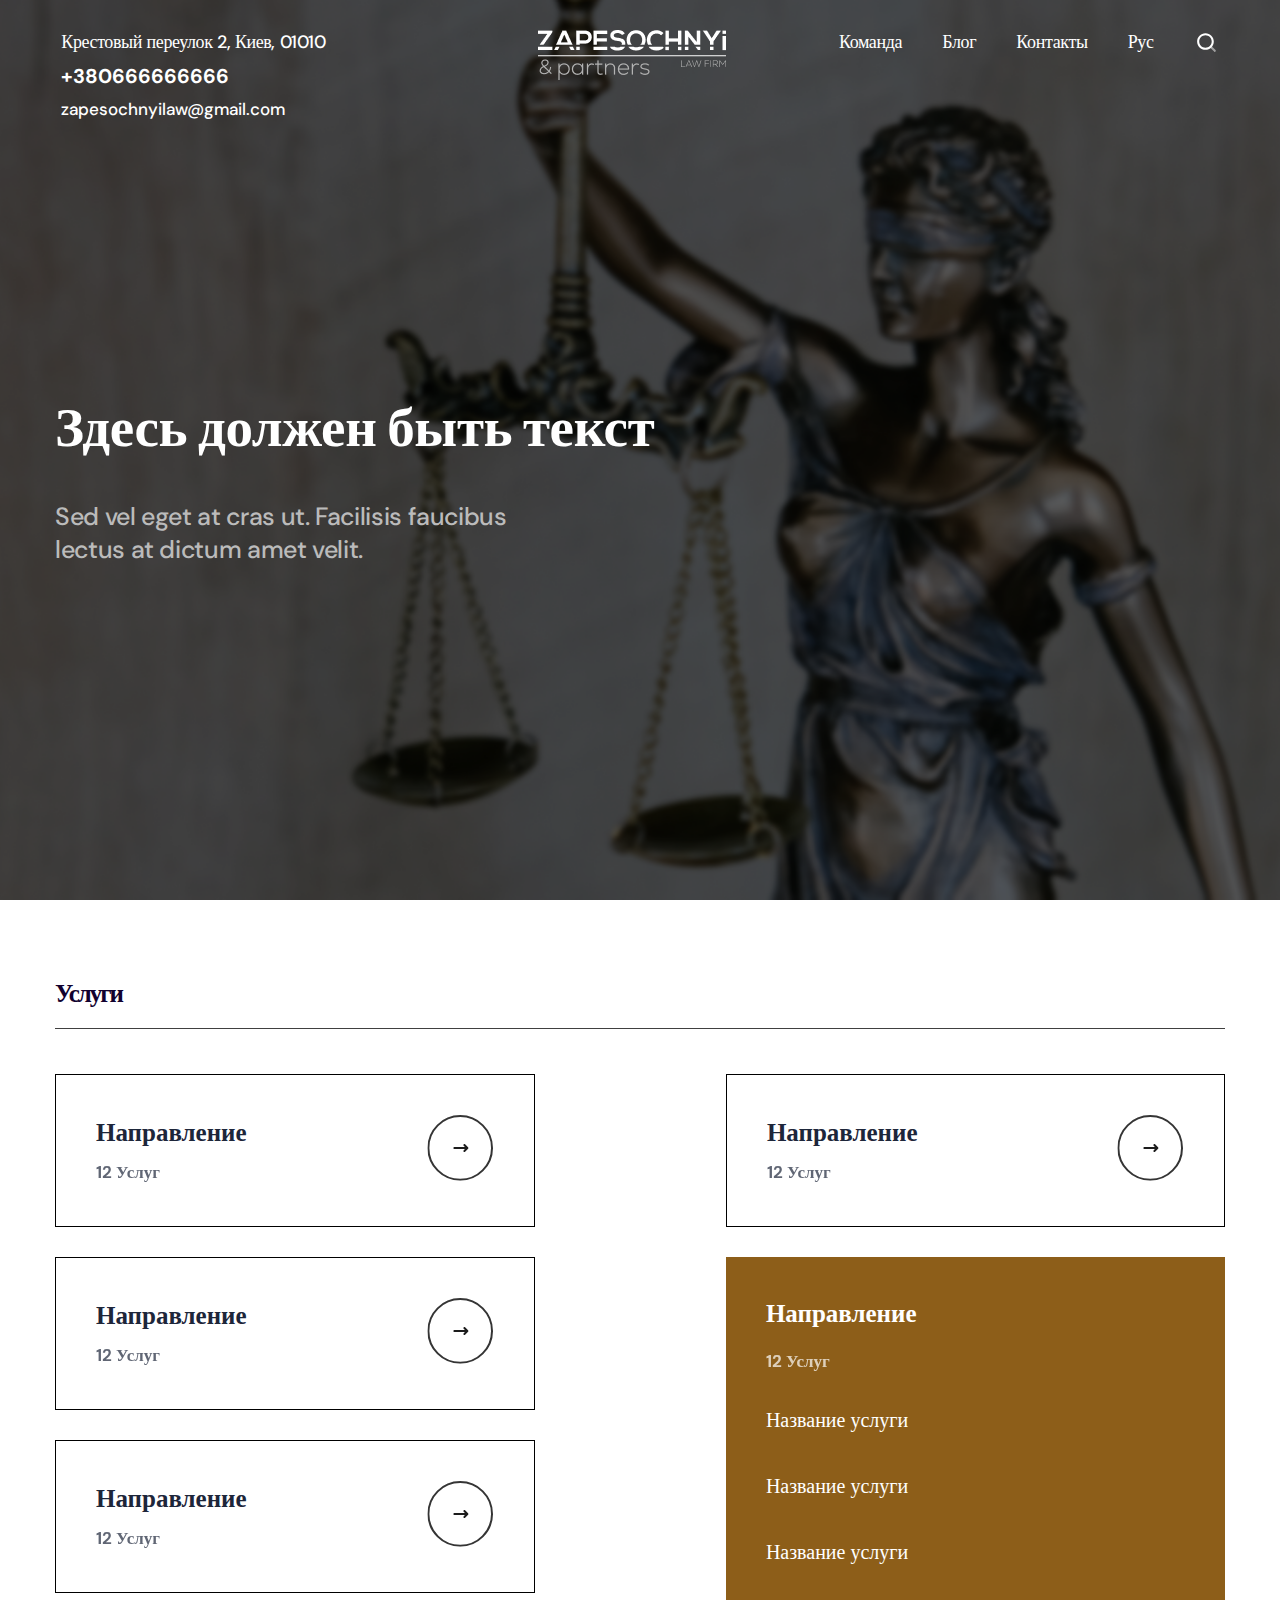
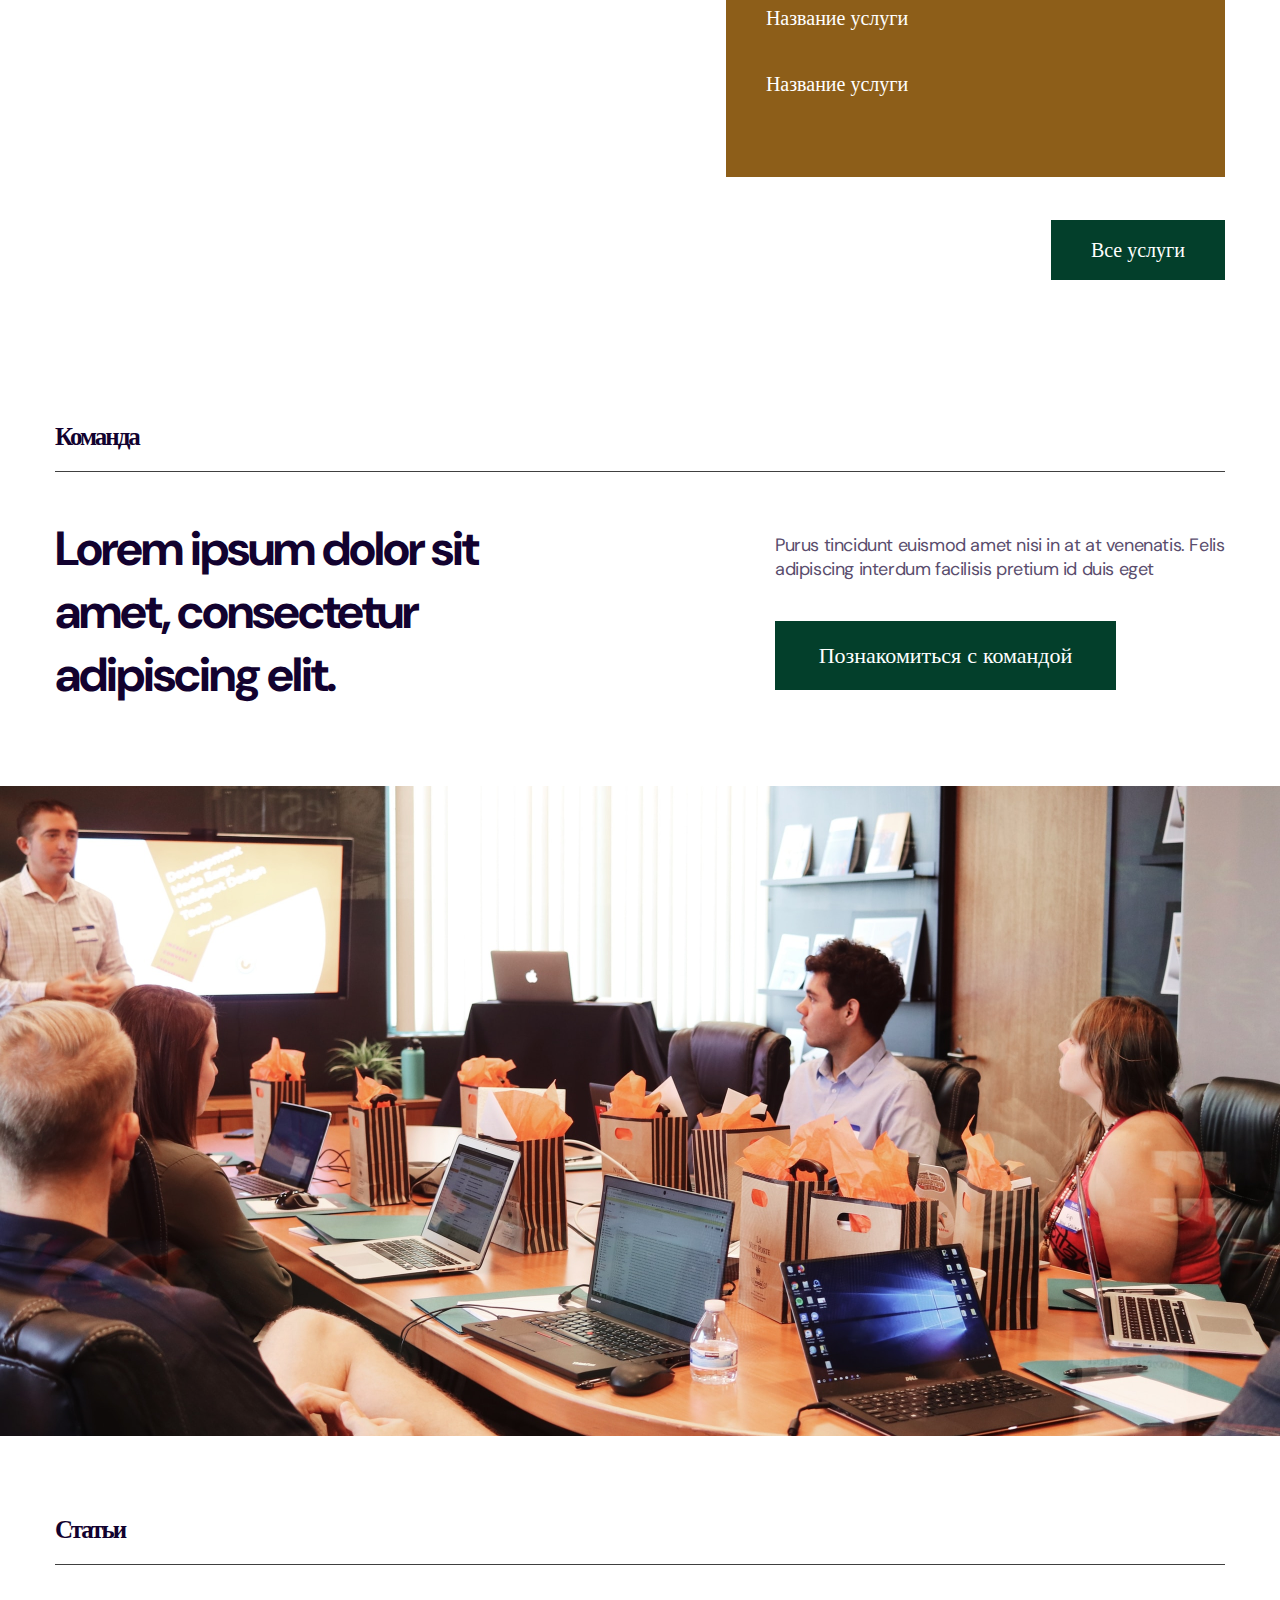
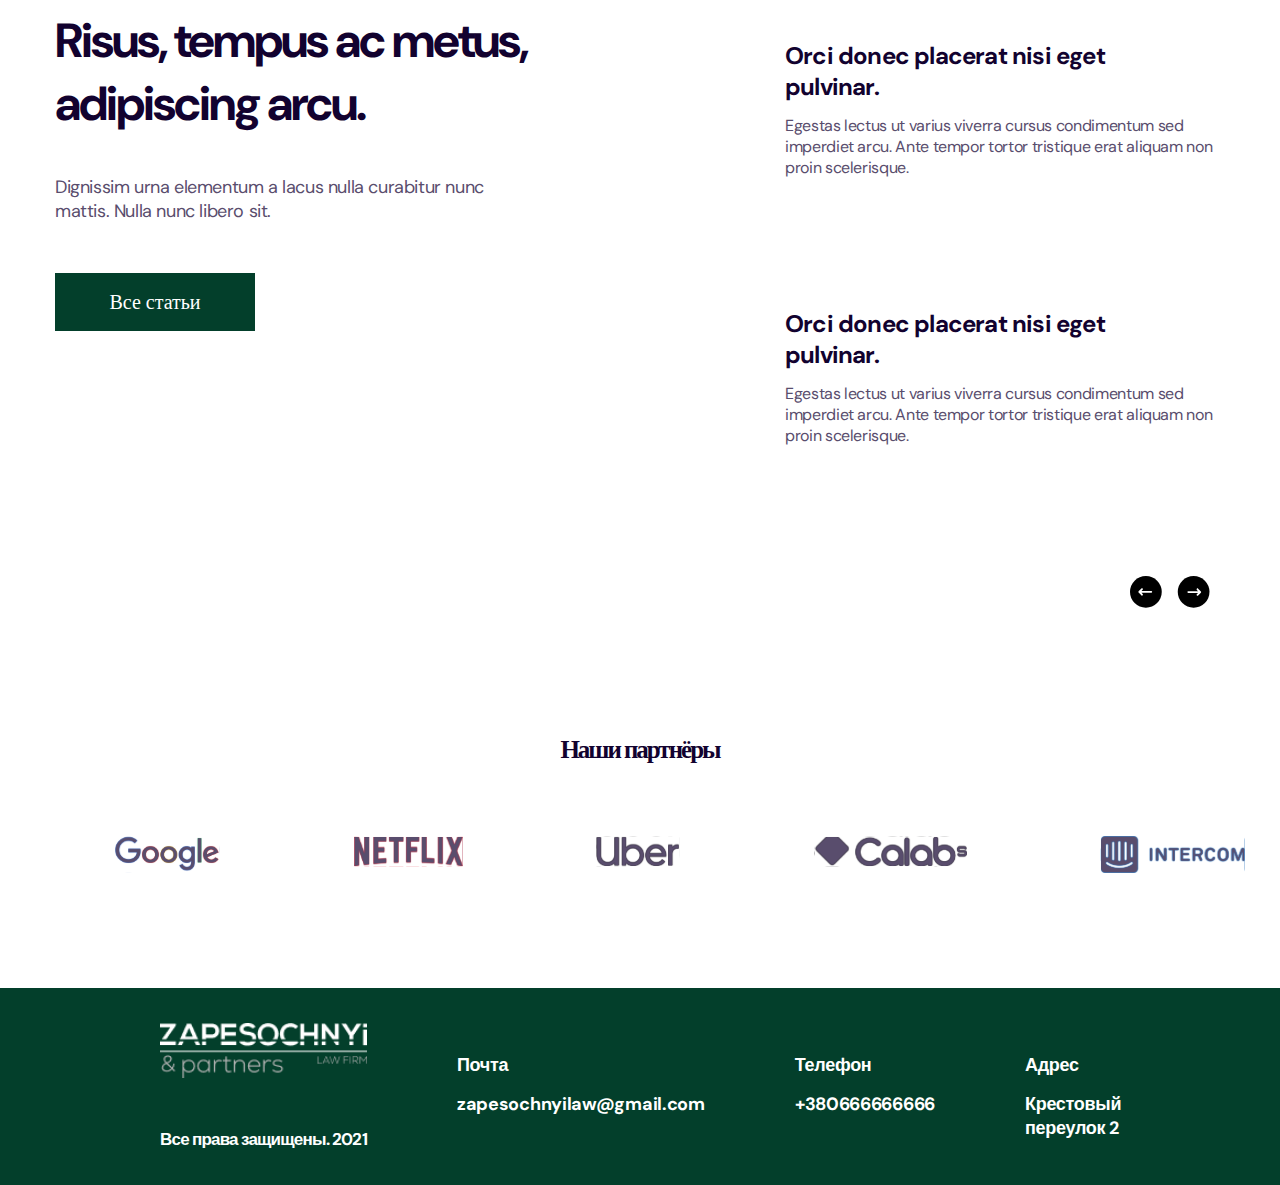
<file: index.html>
<!DOCTYPE html>
<html lang="en">
  <head>
    <meta charset="UTF-8" />
    <meta http-equiv="X-UA-Compatible" content="IE=edge" />
    <meta name="viewport" content="width=device-width, initial-scale=1.0" />
    <title>ZAPESOCHNYI | Главная</title>
    <link rel="stylesheet" href="./style.css"/>
    <link rel="preconnect" href="https://fonts.googleapis.com">
    <link rel="preconnect" href="https://fonts.gstatic.com" crossorigin>
    <link href="https://fonts.googleapis.com/css2?family=DM+Sans:wght@400;500;700&display=swap" rel="stylesheet">
  </head>
  <body>
    <section class="home">
        <div class="container">
         <header class="header">
          <div class="contacts">
            <p class="header_adres">Крестовый переулок 2, Киев, 01010</p>
            <a href="tel:+380666666666" class="header_number link">+380666666666</a>
            <a href="mail:zapesochnyilaw@gmail.com" class="header_mail link">zapesochnyilaw@gmail.com</a>
          </div>
           <a href="/index.html"><img src="/img/Logo (1).png" class="logo"></a>
           <div class="header_list">
             <a href="/page5.html" class="list_object link">Команда</a>
             <a href="#" class="list_object link">Блог</p>
             <a href="/page2.html" class="list_object link">Контакты</a>
             <a href="#" class="list_object link">Рус</a>
             <a href="/page8.html"><img src="/img/Search.svg" class="search_vector"></a>
           </div>
         </header>
         <div class="home_content">
             <h1 class="home_title">Здесь должен быть текст</h1>
             <h3 class="home_subtitle">Sed vel eget at cras ut. Facilisis faucibus lectus at dictum amet velit.</h3>
         </div>
        </div>
    </section>
       <section class="services">
           <div class="container">
            <div class="services_title">
              <h3 class="service_title">
                Услуги
              </h3>
              <img src="/img/Line 40.png" class="line">
            </div>
           <div class="service_content">
            <div class="blocks">
              <div class="block">
                <div class="block_text">
                  <h3 class="block_title"> Направление</h3>
                  <p class="block_subtitle">12 Услуг</p>
                </div>
                <a href="#"><img src="/img/Button.svg" class="block_button">  </a>
              </div>
              <div class="block">
                <div class="block_text">
                  <h3 class="block_title"> Направление</h3>
                  <p class="block_subtitle">12 Услуг</p>
                </div>
                <a href="#"><img src="/img/Button.svg" class="block_button">  </a>
              </div>
              <div class="block">
                <div class="block_text">
                  <h3 class="block_title"> Направление</h3>
                  <p class="block_subtitle">12 Услуг</p>
                </div>
                <a href="#"><img src="/img/Button.svg" class="block_button"> </a>
              </div>
            </div>
            <div class="infoblocks">
              <div class="block">
                <div class="block_text">
                  <h3 class="block_title"> Направление</h3>
                  <p class="block_subtitle">12 Услуг</p>
                </div>
                <a href="#"><img src="/img/Button.svg" class="block_button">  </a>
              </div>
              <div class="infoblock">
                    <div class="text_infoblock">  
                        <h3 class="infoblock_title">Направление</h3>
                        <p class="infoblock_subtitle">12 Услуг</p>
                        <ul class="infoblock_list">
                          <li class="infoblock_listcontent">Название услуги</li>
                          <li class="infoblock_listcontent">Название услуги</li>
                          <li class="infoblock_listcontent">Название услуги</li>
                          <li class="infoblock_listcontent">Название услуги</li>
                          <li class="infoblock_listcontent">Название услуги</li>
                        </ul>
                    </div>
              </div>
            <a href="/page6.html" class="infobutton link">Все услуги</a>
            </div>
           </div> 
           </div>
       </section>
       <section class="team">
        <div class="container">
          <div class="services_title">
            <h3 class="service_title">
              Команда
            </h3>
            <img src="/img/Line 40.png" class="line">
            <div class="team_intro">
              <h2 class="team_title">
                Lorem ipsum dolor sit amet, consectetur adipiscing elit. 
              </h2>
             <div class="team_meet">
                <p class="team_subtitle">Purus tincidunt euismod amet nisi in at at venenatis. Felis adipiscing interdum facilisis pretium id duis eget</p>
                <a href="/page5.html" class="team_button link">Познакомиться с командой</a>
             </div> 
            </div>
          </div>
        </div>
          <img src="/img/Rectangle 15 (1).png" class="team_photo" >
       </section>
        <section class="articles">
          <div class="container">
          <h3 class="service_title">
            Статьи
          </h3>
          <img src="/img/Line 40.png" class="line">
          <div class="article_content">
            <div class="article_one">
             <h2 class="article_title">
              Risus, tempus ac metus, adipiscing arcu.
             </h2>
             <p class="article_subtitle">
              Dignissim urna elementum a lacus nulla curabitur nunc mattis. Nulla nunc libero sit.
             </p>
             <a href="/page3.html" class="article_mainbutton link">Все статьи</a>
            </div>
            <div class="article_two">
             <div class="article_textblock">
               <h6 class="article_lettertitle">
                Orci donec placerat nisi eget pulvinar.
               </h6>
               <p class="article_lettersubtitle">
                Egestas lectus ut varius viverra cursus condimentum sed imperdiet arcu. Ante tempor tortor tristique erat aliquam non proin scelerisque.
               </p>
             </div>
             <div class="article_textblock">
              <h6 class="article_lettertitle">
               Orci donec placerat nisi eget pulvinar.
              </h6>
              <p class="article_lettersubtitle">
               Egestas lectus ut varius viverra cursus condimentum sed imperdiet arcu. Ante tempor tortor tristique erat aliquam non proin scelerisque.
              </p>
            </div>
            </div>
          </div>
          <div class="arrows">
            <a class="arrow link" href="#"><img src="/img/right.svg"></a>
            <a class="arrow link" href="#"><img src="/img/left.svg"></a>
          </div>
        </div>
       </section>
       <section class="partners">
         <div class="container">
           <h3 class="partners_title">Наши партнёры</h3>
           <div class="partners_imgblock">
           <a href="https://www.google.com/"><img src="/img/Google.svg" class="partner_img"></a>
           <a href="https://www.netflix.com/ua-ru/"><img src="/img/Netflix.svg" class="partner_img"></a> 
           <a href="https://www.uber.com/ua/ru/"><img src="/img/Uber.svg" class="partner_img"></a>
           <a href="https://callab.ua/"><img src="/img/Calabs.svg" class="partner_img"></a>
           <a href="https://www.intercom.com/"><img src="/img/Intercom.svg" class="partner_img"></a>
          </div>
         </div>
       </section>
       <footer class="footer">
        <div class="footer_block">
          <img src="/img/Logo (1).png" class="footer_logo">
          <p class="footer_copyrigt">Все права защищены. 2021</p>
        </div>
        <div class="footer_infoblock">
          <p class="footer_infosub">Почта</p>
          <a class="footer_infosub link" href="mailto:zapesochnyilaw@gmail.com">zapesochnyilaw@gmail.com</a>
        </div>
        <div class="footer_infoblock">
          <p class="footer_infosub">Телефон</p>
          <a class="footer_infosub link" href="tel:+380666666666">+380666666666</a>
        </div>
        <div class="footer_infoblock">
          <p class="footer_infosub">Адрес</p>
          <p class="footer_infoadress">Крестовый
            переулок 2</p>
        </div>
       </footer>
  </body>
</html>
</file>
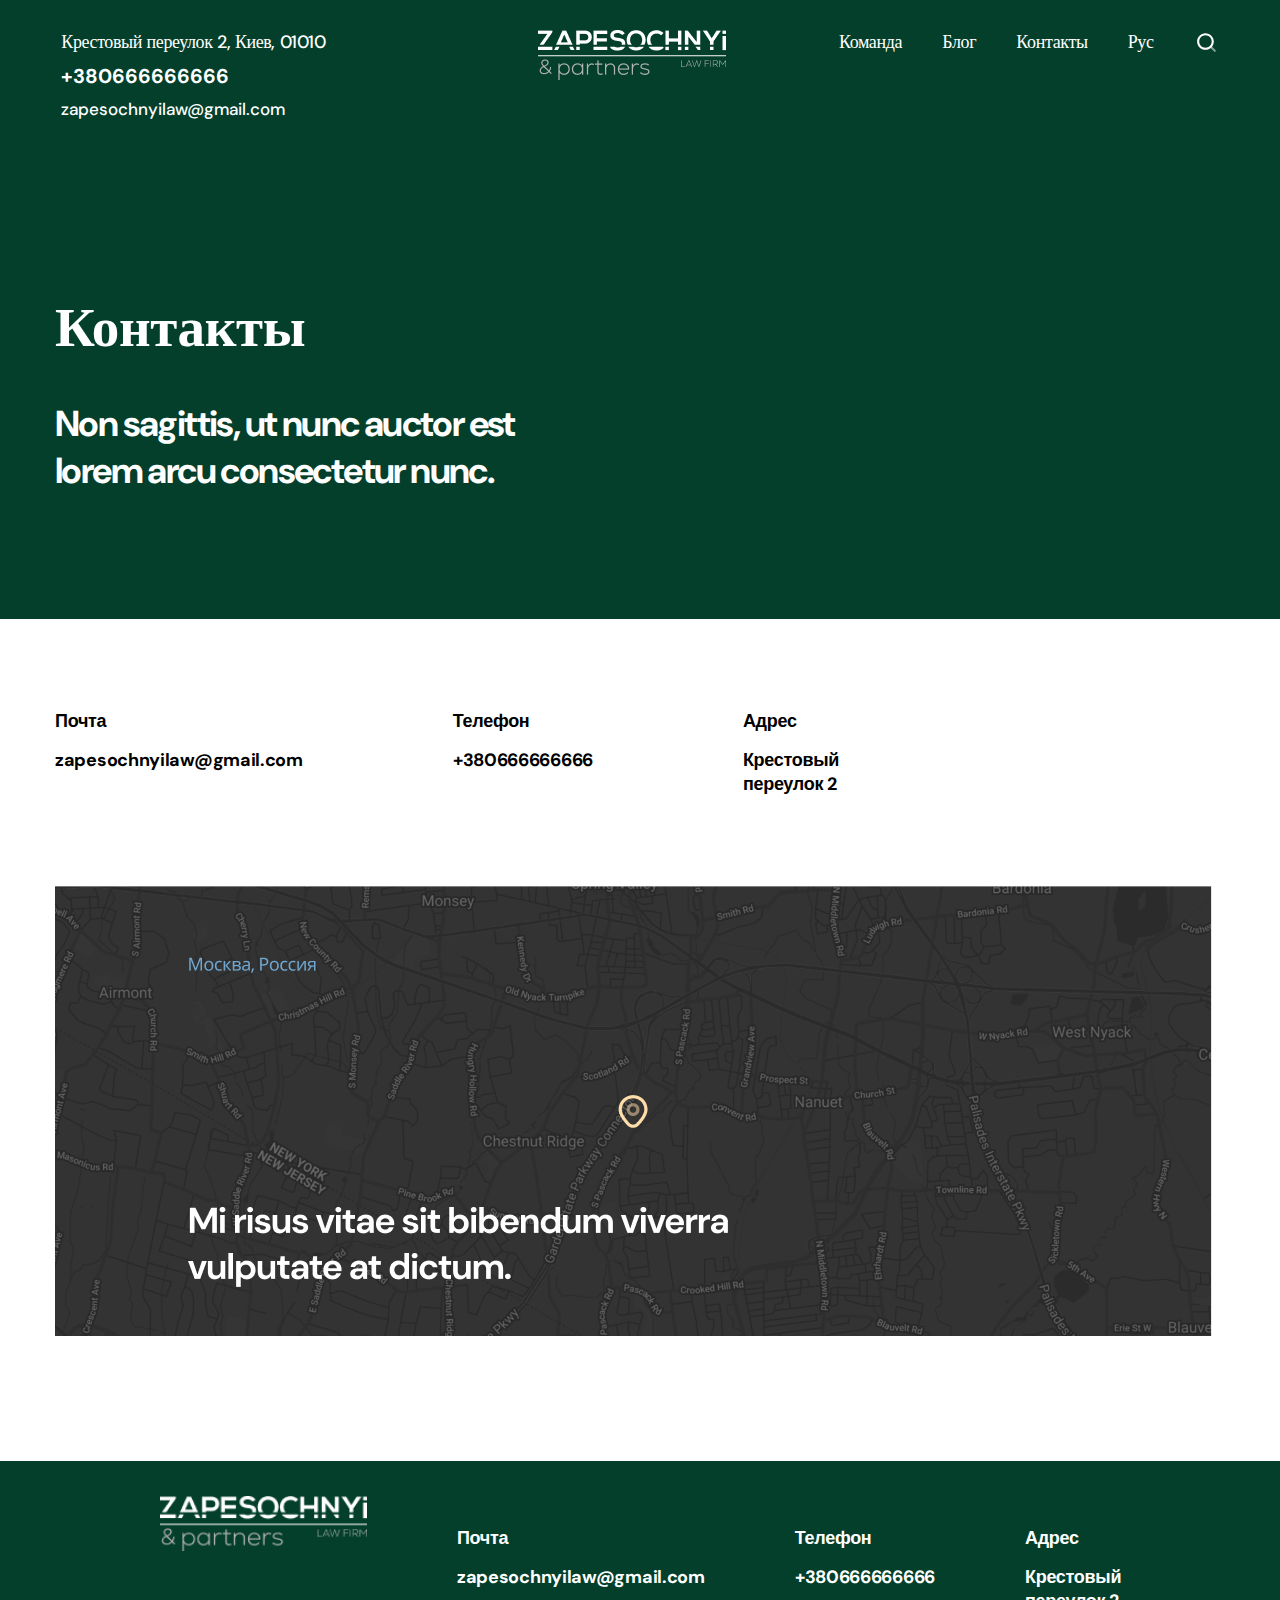
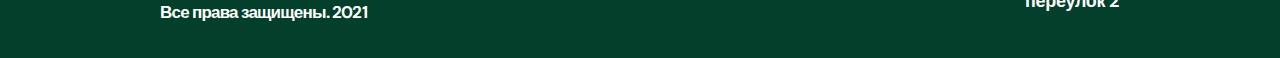
<file: page2.html>
<!DOCTYPE html>
<html lang="en">
  <head>
    <meta charset="UTF-8" />
    <meta http-equiv="X-UA-Compatible" content="IE=edge" />
    <meta name="viewport" content="width=device-width, initial-scale=1.0" />
    <title>ZAPESOCHNYI | Контакты
    </title>
    <link rel="stylesheet" href="./style.css"/>
    <link rel="preconnect" href="https://fonts.googleapis.com">
    <link rel="preconnect" href="https://fonts.gstatic.com" crossorigin>
    <link href="https://fonts.googleapis.com/css2?family=DM+Sans:wght@400;500;700&display=swap" rel="stylesheet">
  </head>
  <body>
    <section class="home2">
        <div class="container">
         <header class="header">
          <div class="contacts">
            <p class="header_adres2">Крестовый переулок 2, Киев, 01010</p>
            <a href="tel:+380666666666" class="header_number2 link">+380666666666</a>
            <a href="mail:zapesochnyilaw@gmail.com" class="header_mail2 link">zapesochnyilaw@gmail.com</a>
          </div>
          <a href="/index.html"><img src="/img/Logo (1).png" class="logo"></a>
           <div class="header_list">
             <a href="/page5.html" class="list_object2 link">Команда</a>
             <a href="#" class="list_object2 link">Блог</p>
             <a href="/page2.html"  class="list_object2 link">Контакты</a>
             <a href="#" class="list_object2 link">Рус</a>
             <a href="/page8.html"><img src="/img/Search.svg" class="search_vector"></a>
           </div>
         </header>
         <div class="home_content2">
            <h1 class="home_title">Контакты</h1>
            <h3 class="home_contactssubtitle">Non sagittis, ut nunc auctor est lorem arcu consectetur nunc.</h3>
         </div>
        </div>
    </section>
    <section class="feedback">
       <div class="container">
        <div class="feedback_list">
            <div class="feedback_infoblock">
                <p class="infosub"><b>Почта</b></p>
                <a class="infomail link" href="mailto:zapesochnyilaw@gmail.com">zapesochnyilaw@gmail.com</a>
              </div>
              <div class="feedback_infoblock">
                <p class="infosub"><b>Телефон</b></p>
                <a class="infotel link" href="tel:+380666666666">+380666666666</a>
              </div>
              <div class="feedback_infoblock">
                <p class="infosub"><b>Адрес</b></p>
                <p class="infoadress">Крестовый
                  переулок 2</p>
              </div>
        </div>
        <img src="/img/Map.png" class="map">
        </div>
    </section>
    <footer class="footer">
        <div class="footer_block">
          <img src="/img/Logo (1).png" class="footer_logo">
          <p class="footer_copyrigt">Все права защищены. 2021</p>
        </div>
        <div class="footer_infoblock">
          <p class="footer_infosub">Почта</p>
          <a class="footer_infosub link" href="mailto:zapesochnyilaw@gmail.com">zapesochnyilaw@gmail.com</a>
        </div>
        <div class="footer_infoblock">
          <p class="footer_infosub">Телефон</p>
          <a class="footer_infosub link" href="tel:+380666666666">+380666666666</a>
        </div>
        <div class="footer_infoblock">
          <p class="footer_infosub">Адрес</p>
          <p class="footer_infoadress">Крестовый
            переулок 2</p>
        </div>
       </footer>
    </body>
</html>
</file>
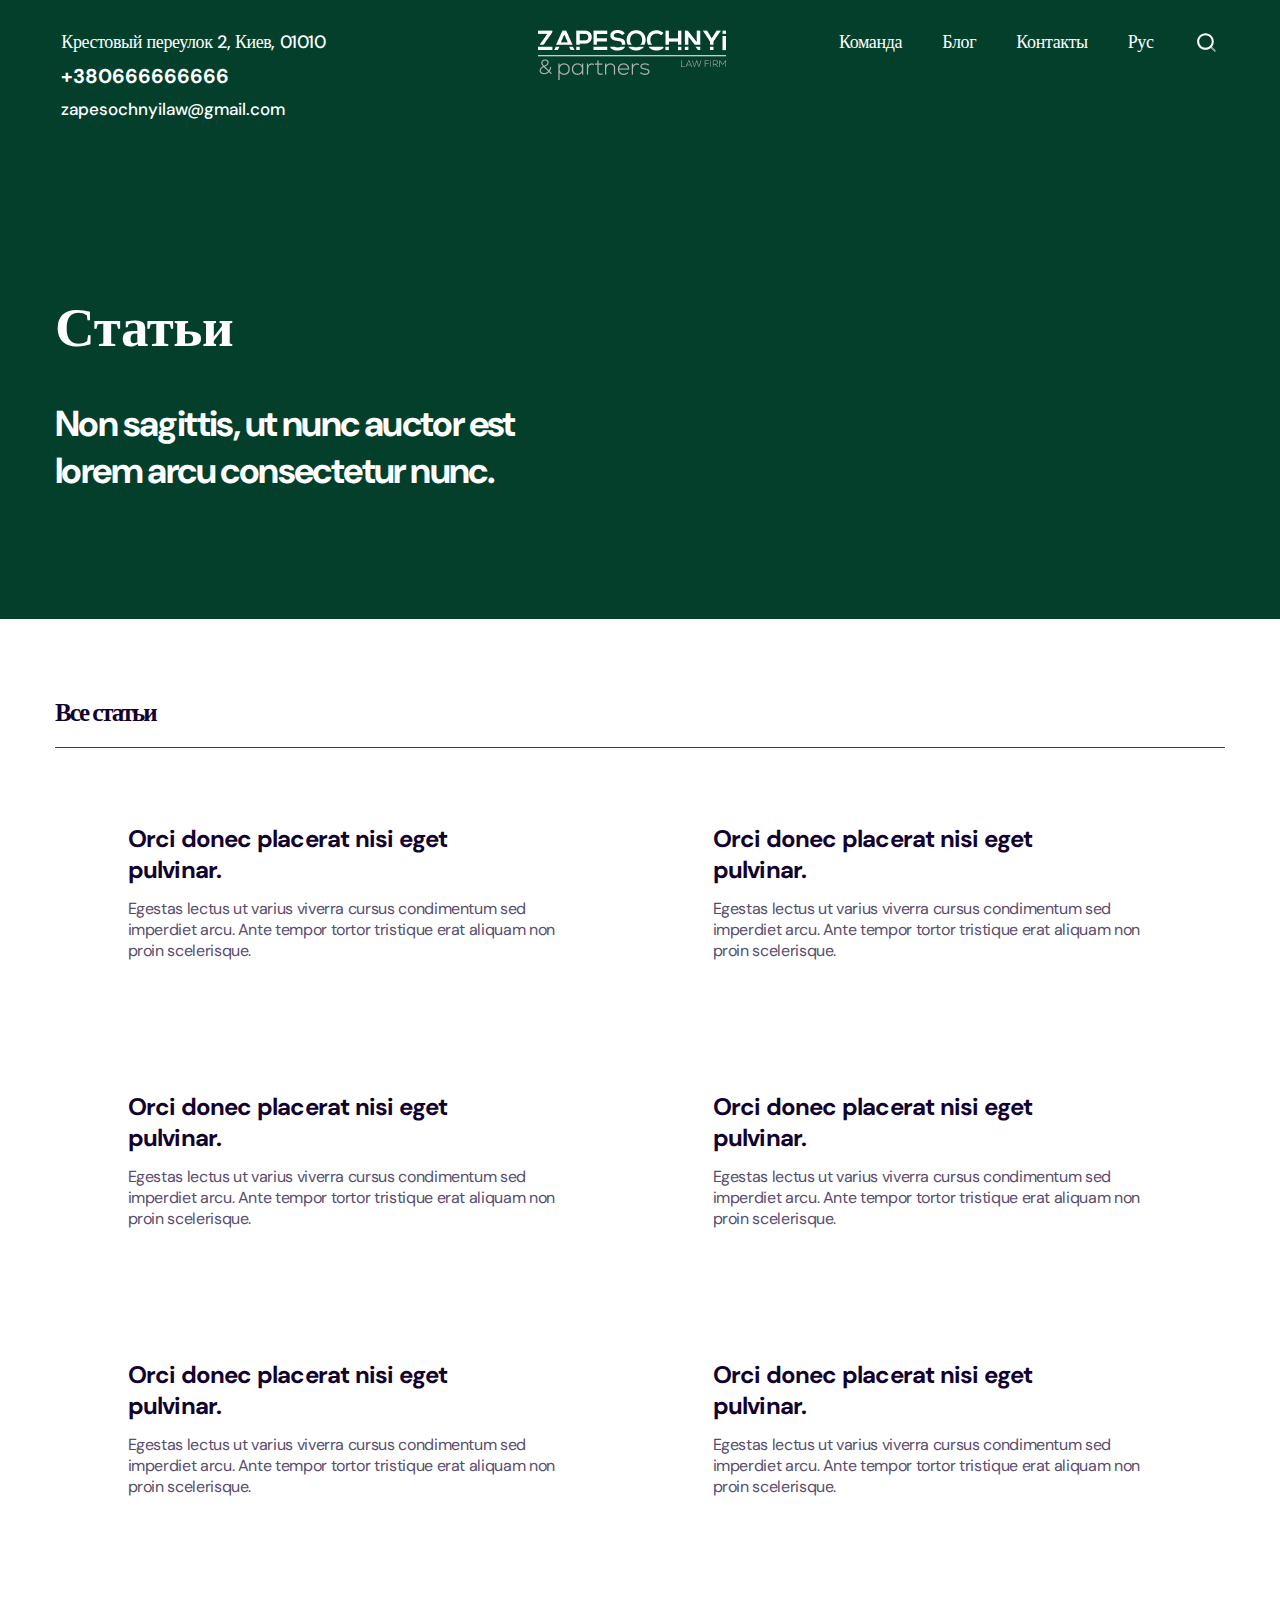
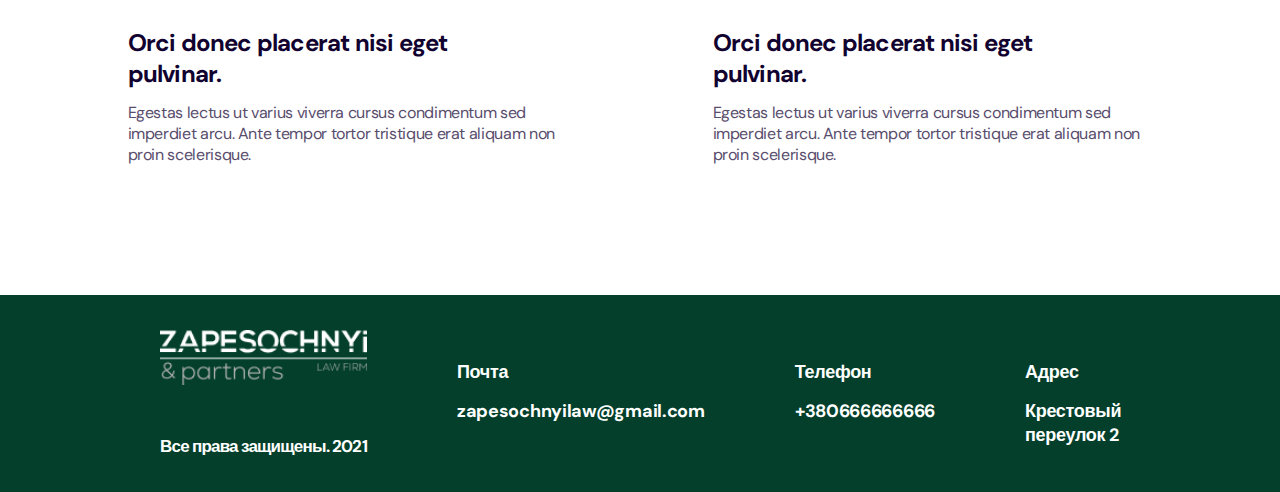
<file: page3.html>
<!DOCTYPE html>
<html lang="en">
  <head>
    <meta charset="UTF-8" />
    <meta http-equiv="X-UA-Compatible" content="IE=edge" />
    <meta name="viewport" content="width=device-width, initial-scale=1.0" />
    <title>ZAPESOCHNYI | Статьи</title>
    <link rel="stylesheet" href="./style.css"/>
    <link rel="preconnect" href="https://fonts.googleapis.com">
    <link rel="preconnect" href="https://fonts.gstatic.com" crossorigin>
    <link href="https://fonts.googleapis.com/css2?family=DM+Sans:wght@400;500;700&display=swap" rel="stylesheet">
  </head>
  <body>
    <section class="home3">
        <div class="container">
         <header class="header">
          <div class="contacts">
            <p class="header_adres2">Крестовый переулок 2, Киев, 01010</p>
            <a href="tel:+380666666666" class="header_number2 link">+380666666666</a>
            <a href="mail:zapesochnyilaw@gmail.com" class="header_mail2 link">zapesochnyilaw@gmail.com</a>
          </div>
          <a href="/index.html"><img src="/img/Logo (1).png" class="logo"></a>
           <div class="header_list">
             <a href="/page5.html" class="list_object2 link">Команда</a>
             <a href="#" class="list_object2 link">Блог</p>
             <a href="/page2.html" class="list_object2 link">Контакты</a>
             <a href="#" class="list_object2 link">Рус</a>
             <a href="/page8.html"><img src="/img/Search.svg" class="search_vector"></a>
           </div>
         </header>
         <div class="home_content2">
            <h1 class="home_title">Статьи</h1>
            <h3 class="home_contactssubtitle">Non sagittis, ut nunc auctor est lorem arcu consectetur nunc.</h3>
         </div>
        </div>
    </section>
    <section class="all_articles">
        <div class="container">
            <h3 class="service_title">
              Все статьи
            </h3>
            <img src="/img/Line 40.png" class="line">
          <div>
            <div class="articles_blocks">
                <div class="article_block">
                    <div class="article_textblock">
                      <a href="/page4.html" class="article_lettertitle link">
                        Orci donec placerat nisi eget pulvinar.
                       </a>
                        <p class="article_lettersubtitle">
                         Egestas lectus ut varius viverra cursus condimentum sed imperdiet arcu. Ante tempor tortor tristique erat aliquam non proin scelerisque.
                        </p>
                    </div>
                    <div class="article_textblock">
                      <a href="/page4.html" class="article_lettertitle link">
                        Orci donec placerat nisi eget pulvinar.
                       </a>
                        <p class="article_lettersubtitle">
                         Egestas lectus ut varius viverra cursus condimentum sed imperdiet arcu. Ante tempor tortor tristique erat aliquam non proin scelerisque.
                        </p>
                    </div>
                    <div class="article_textblock">
                      <a href="/page4.html" class="article_lettertitle link">
                        Orci donec placerat nisi eget pulvinar.
                       </a>
                        <p class="article_lettersubtitle">
                         Egestas lectus ut varius viverra cursus condimentum sed imperdiet arcu. Ante tempor tortor tristique erat aliquam non proin scelerisque.
                        </p>
                    </div>
                    <div class="article_textblock">
                      <a href="/page4.html" class="article_lettertitle link">
                        Orci donec placerat nisi eget pulvinar.
                       </a>
                        <p class="article_lettersubtitle">
                         Egestas lectus ut varius viverra cursus condimentum sed imperdiet arcu. Ante tempor tortor tristique erat aliquam non proin scelerisque.
                        </p>
                    </div>
                </div>
                <div class="article_block">
                    <div class="article_textblock">
                      <a href="/page4.html" class="article_lettertitle link">
                        Orci donec placerat nisi eget pulvinar.
                       </a>
                        <p class="article_lettersubtitle">
                         Egestas lectus ut varius viverra cursus condimentum sed imperdiet arcu. Ante tempor tortor tristique erat aliquam non proin scelerisque.
                        </p>
                    </div>
                    <div class="article_textblock">
                      <a href="/page4.html" class="article_lettertitle link">
                        Orci donec placerat nisi eget pulvinar.
                       </a>
                        <p class="article_lettersubtitle">
                         Egestas lectus ut varius viverra cursus condimentum sed imperdiet arcu. Ante tempor tortor tristique erat aliquam non proin scelerisque.
                        </p>
                    </div>
                    <div class="article_textblock">
                        <a href="/page4.html" class="article_lettertitle link">
                            Orci donec placerat nisi eget pulvinar.
                           </a>
                        <p class="article_lettersubtitle">
                         Egestas lectus ut varius viverra cursus condimentum sed imperdiet arcu. Ante tempor tortor tristique erat aliquam non proin scelerisque.
                        </p>
                    </div>
                    <div class="article_textblock">
                      <a href="/page4.html" class="article_lettertitle link">
                        Orci donec placerat nisi eget pulvinar.
                       </a>                                                                                   
                        <p class="article_lettersubtitle">
                         Egestas lectus ut varius viverra cursus condimentum sed imperdiet arcu. Ante tempor tortor tristique erat aliquam non proin scelerisque.
                        </p>
                    </div>
                </div>
            </div>
          </div>   
     </div>
    </section>
    <footer class="footer">
        <div class="footer_block">
          <img src="/img/Logo (1).png" class="footer_logo">
          <p class="footer_copyrigt">Все права защищены. 2021</p>
        </div>
        <div class="footer_infoblock">
          <p class="footer_infosub">Почта</p>
          <a class="footer_infosub link" href="mailto:zapesochnyilaw@gmail.com">zapesochnyilaw@gmail.com</a>
        </div>
        <div class="footer_infoblock">
          <p class="footer_infosub">Телефон</p>
          <a class="footer_infosub link" href="tel:+380666666666">+380666666666</a>
        </div>
        <div class="footer_infoblock">
          <p class="footer_infosub">Адрес</p>
          <p class="footer_infoadress">Крестовый
            переулок 2</p>
        </div>
       </footer>
  </body>
</html>
</file>
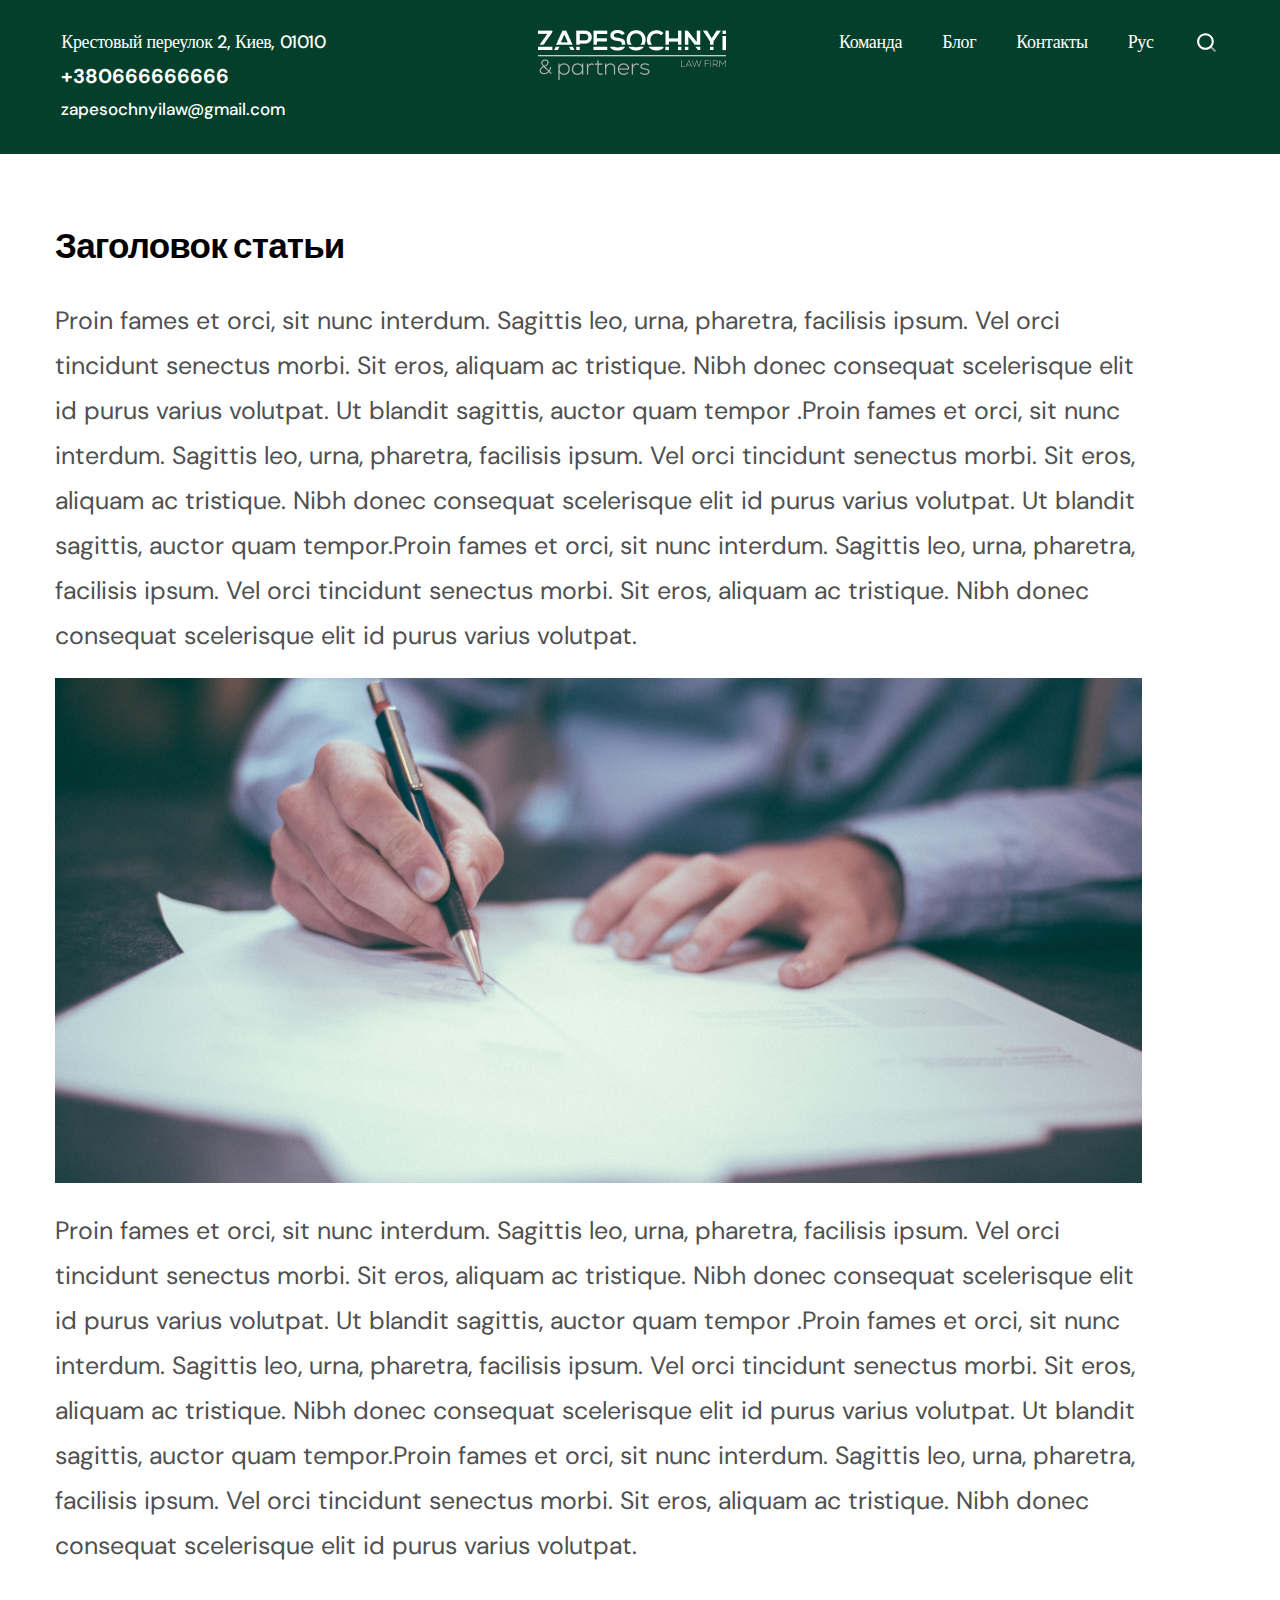
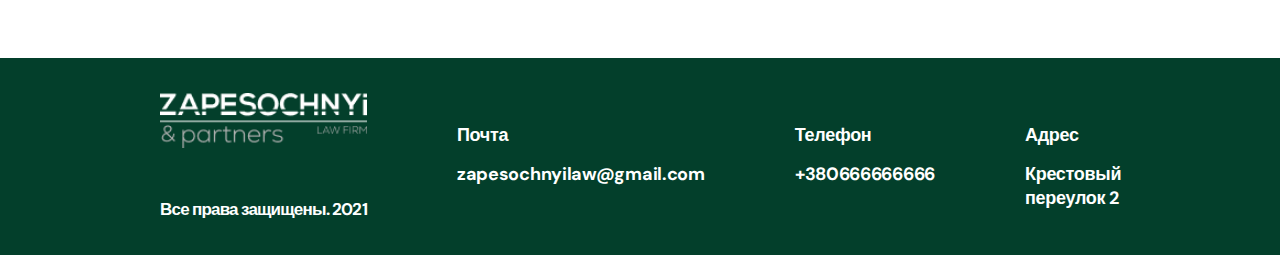
<file: page4.html>
<!DOCTYPE html>
<html lang="en">
  <head>
    <meta charset="UTF-8" />
    <meta http-equiv="X-UA-Compatible" content="IE=edge" />
    <meta name="viewport" content="width=device-width, initial-scale=1.0" />
    <title>ZAPESOCHNYI | Статья
    </title>
    <link rel="stylesheet" href="./style.css"/>
    <link rel="preconnect" href="https://fonts.googleapis.com">
    <link rel="preconnect" href="https://fonts.gstatic.com" crossorigin>
    <link href="https://fonts.googleapis.com/css2?family=DM+Sans:wght@400;500;700&display=swap" rel="stylesheet">
  </head>
  <body>
    <section class="home4">
        <div class="container">
         <header class="header">
          <div class="contacts">
            <p class="header_adres2">Крестовый переулок 2, Киев, 01010</p>
            <a href="tel:+380666666666" class="header_number2 link">+380666666666</a>
            <a href="mail:zapesochnyilaw@gmail.com" class="header_mail2 link">zapesochnyilaw@gmail.com</a>
          </div>
          <a href="/index.html"><img src="/img/Logo (1).png" class="logo"></a>
           <div class="header_list">
             <a href="/page5.html" class="list_object2 link">Команда</a>
             <a href="#" class="list_object2 link">Блог</p>
             <a href="/page2.html" class="list_object2 link">Контакты</a>
             <a href="#" class="list_object2 link">Рус</a>
             <a href="/page8.html"><img src="/img/Search.svg" class="search_vector"></a>
           </div>
         </header>
        </div>
    </section>
    <section class="target_article">
        <div class="container">
         <div class="home_content3">
          <h2 class="target_articletitle">Заголовок статьи</h2>
          <p class="target_articletext">Proin fames et orci, sit nunc interdum. Sagittis leo, urna, pharetra, facilisis ipsum. Vel orci tincidunt senectus morbi. 
            Sit eros, aliquam ac tristique. Nibh donec consequat scelerisque elit id purus varius volutpat. Ut blandit sagittis, auctor quam tempor .Proin fames et orci, sit nunc interdum. 
            Sagittis leo, urna, pharetra, facilisis ipsum. Vel orci tincidunt senectus morbi. Sit eros, aliquam ac tristique. Nibh donec consequat scelerisque elit id purus varius volutpat. Ut blandit sagittis, 
            auctor quam tempor.Proin fames et orci, sit nunc interdum. Sagittis leo, urna, pharetra, 
            facilisis ipsum. Vel orci tincidunt senectus morbi. Sit eros, aliquam ac tristique. Nibh donec consequat scelerisque elit id purus varius volutpat.</p>
            <img src="/img/Rectangle 18.png" class="target_articleimg">
            <p class="target_articletext">Proin fames et orci, sit nunc interdum. Sagittis leo, urna, pharetra, facilisis ipsum. Vel orci tincidunt senectus morbi. 
                Sit eros, aliquam ac tristique. Nibh donec consequat scelerisque elit id purus varius volutpat. Ut blandit sagittis, auctor quam tempor .Proin fames et orci, sit nunc interdum. 
                Sagittis leo, urna, pharetra, facilisis ipsum. Vel orci tincidunt senectus morbi. Sit eros, aliquam ac tristique. Nibh donec consequat scelerisque elit id purus varius volutpat. Ut blandit sagittis, 
                auctor quam tempor.Proin fames et orci, sit nunc interdum. Sagittis leo, urna, pharetra, 
                facilisis ipsum. Vel orci tincidunt senectus morbi. Sit eros, aliquam ac tristique. Nibh donec consequat scelerisque elit id purus varius volutpat.</p>
         </div>
        </div>
    </section>
    <footer class="footer">
        <div class="footer_block">
          <img src="/img/Logo (1).png" class="footer_logo">
          <p class="footer_copyrigt">Все права защищены. 2021</p>
        </div>
        <div class="footer_infoblock">
          <p class="footer_infosub">Почта</p>
          <a class="footer_infosub link" href="mailto:zapesochnyilaw@gmail.com">zapesochnyilaw@gmail.com</a>
        </div>
        <div class="footer_infoblock">
          <p class="footer_infosub">Телефон</p>
          <a class="footer_infosub link" href="tel:+380666666666">+380666666666</a>
        </div>
        <div class="footer_infoblock">
          <p class="footer_infosub">Адрес</p>
          <p class="footer_infoadress">Крестовый
            переулок 2</p>
        </div>
       </footer>
  </body>
</html>
</file>
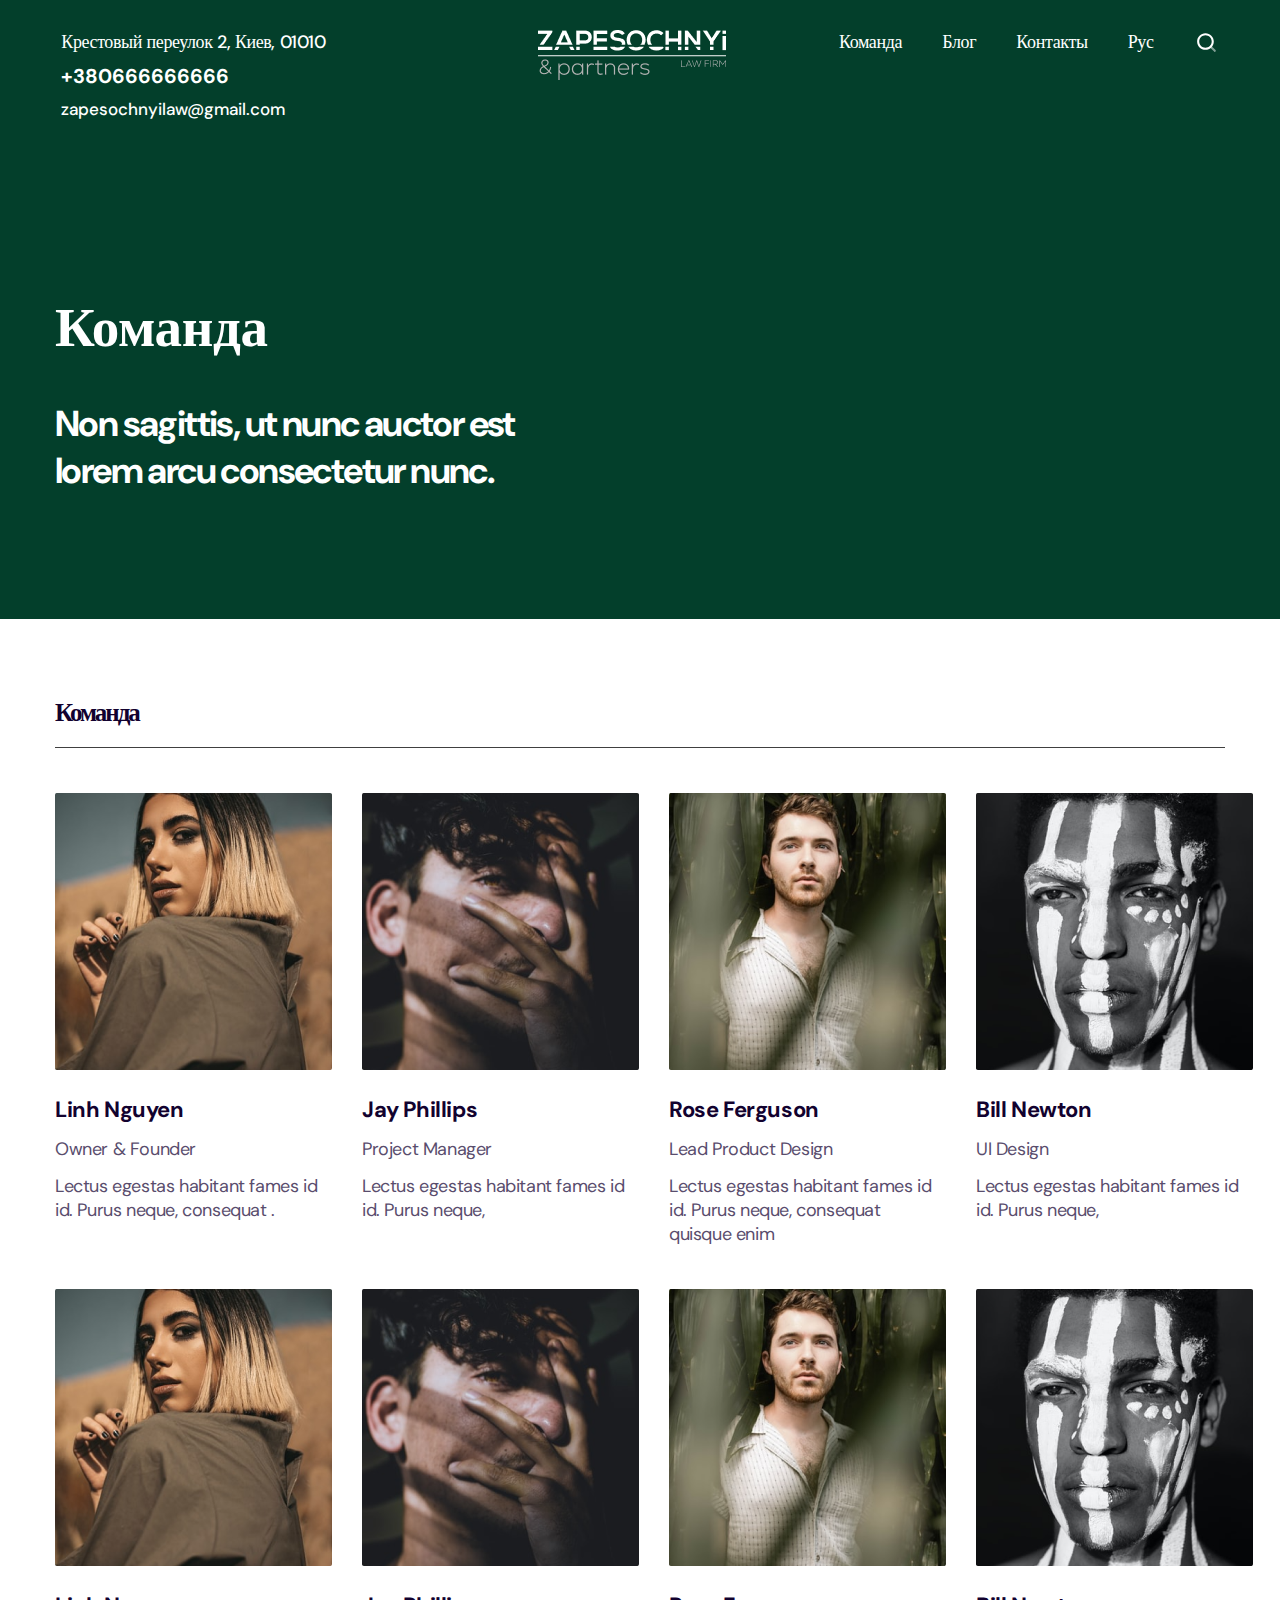
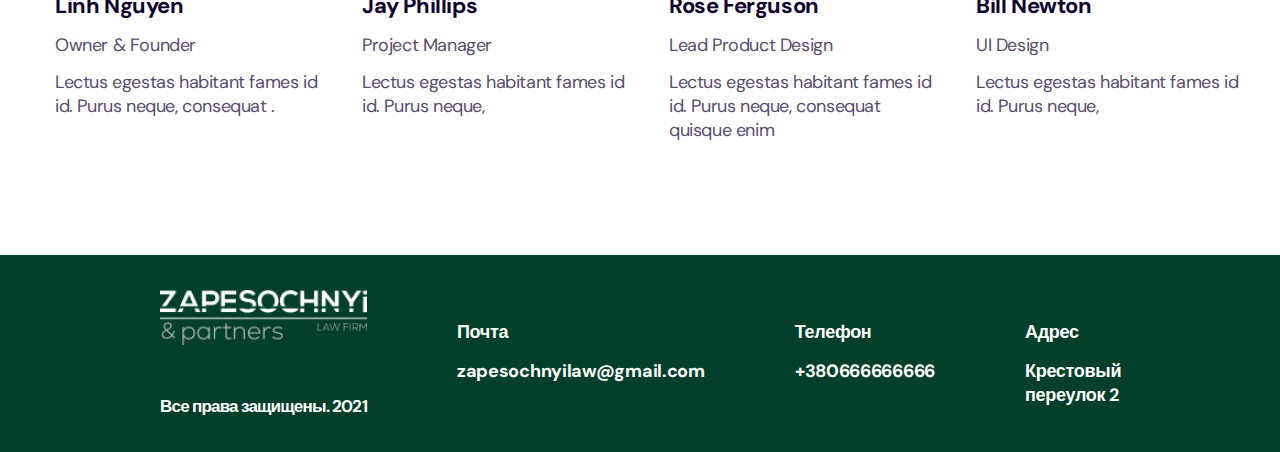
<file: page5.html>
<!DOCTYPE html>
<html lang="en">
  <head>
    <meta charset="UTF-8" />
    <meta http-equiv="X-UA-Compatible" content="IE=edge" />
    <meta name="viewport" content="width=device-width, initial-scale=1.0" />
    <title>ZAPESOCHNYI | Команда</title>
    <link rel="stylesheet" href="./style.css"/>
    <link rel="preconnect" href="https://fonts.googleapis.com">
    <link rel="preconnect" href="https://fonts.gstatic.com" crossorigin>
    <link href="https://fonts.googleapis.com/css2?family=DM+Sans:wght@400;500;700&display=swap" rel="stylesheet">
  </head>
  <body>
    <section class="home3">
        <div class="container">
         <header class="header">
          <div class="contacts">
            <p class="header_adres2">Крестовый переулок 2, Киев, 01010</p>
            <a href="tel:+380666666666" class="header_number2 link">+380666666666</a>
            <a href="mail:zapesochnyilaw@gmail.com" class="header_mail2 link">zapesochnyilaw@gmail.com</a>
          </div>
          <a href="/index.html"><img src="/img/Logo (1).png" class="logo"></a>
           <div class="header_list">
             <a href="/page5.html" class="list_object2 link">Команда</a>
             <a href="#" class="list_object2 link">Блог</p>
             <a href="/page2.html" class="list_object2 link">Контакты</a>
             <a href="#" class="list_object2 link">Рус</a>
             <a href="/page8.html"><img src="/img/Search.svg" class="search_vector"></a>
           </div>
         </header>
         <div class="home_content2">
            <h1 class="home_title">Команда</h1>
            <h3 class="home_contactssubtitle">Non sagittis, ut nunc auctor est lorem arcu consectetur nunc.</h3>
         </div>
        </div>
    </section>
    <section class="teammates">
        <div class="container">
            <h3 class="service_title">
                Команда
              </h3>
              <img src="/img/Line 40.png" class="line">
              <div class="teamblock">
                <div class="teammate_card">
                  <img src="/img/Linh.png" class="teammate_img">
                  <h4 class="teammate_cardtitle">Linh Nguyen</h4>
                  <p class="teammate_cardsubtitle">Owner & Founder</p>
                  <p class="teammate_cardsubtitle">Lectus egestas habitant fames id id. Purus neque, consequat .</p>
                </div>
                <div class="teammate_card">
                  <img src="/img/Jay.png" class="teammate_img">
                  <h4 class="teammate_cardtitle">Jay Phillips</h4>
                  <p class="teammate_cardsubtitle">Project Manager</p>
                  <p class="teammate_cardsubtitle">Lectus egestas habitant fames id id. Purus neque,</p>
                </div>
                <div class="teammate_card">
                  <img src="/img/Rose Ferguson.png" class="teammate_img">
                  <h4 class="teammate_cardtitle">Rose Ferguson</h4>
                  <p class="teammate_cardsubtitle">Lead Product Design</p>
                  <p class="teammate_cardsubtitle">Lectus egestas habitant fames id id. Purus neque, consequat quisque enim</p>
                </div>
                <div class="teammate_card">
                  <img src="/img/Bill Newton.png" class="teammate_img">
                  <h4 class="teammate_cardtitle">Bill Newton</h4>
                  <p class="teammate_cardsubtitle">UI Design</p>
                  <p class="teammate_cardsubtitle">Lectus egestas habitant fames id id. Purus neque,</p>
                </div>
                <div class="teammate_card">
                  <img src="/img/Linh.png" class="teammate_img">
                  <h4 class="teammate_cardtitle">Linh Nguyen</h4>
                  <p class="teammate_cardsubtitle">Owner & Founder</p>
                  <p class="teammate_cardsubtitle">Lectus egestas habitant fames id id. Purus neque, consequat .</p>
                </div>
                <div class="teammate_card">
                  <img src="/img/Jay.png" class="teammate_img">
                  <h4 class="teammate_cardtitle">Jay Phillips</h4>
                  <p class="teammate_cardsubtitle">Project Manager</p>
                  <p class="teammate_cardsubtitle">Lectus egestas habitant fames id id. Purus neque,</p>
                </div>
                <div class="teammate_card">
                  <img src="/img/Rose Ferguson.png" class="teammate_img">
                  <h4 class="teammate_cardtitle">Rose Ferguson</h4>
                  <p class="teammate_cardsubtitle">Lead Product Design</p>
                  <p class="teammate_cardsubtitle">Lectus egestas habitant fames id id. Purus neque, consequat quisque enim</p>
                </div>
                <div class="teammate_card">
                  <img src="/img/Bill Newton.png" class="teammate_img">
                  <h4 class="teammate_cardtitle">Bill Newton</h4>
                  <p class="teammate_cardsubtitle">UI Design</p>
                  <p class="teammate_cardsubtitle">Lectus egestas habitant fames id id. Purus neque,</p>
                </div>
              </div>
        </div>
    </section>
    <footer class="footer">
      <div class="footer_block">
        <img src="/img/Logo (1).png" class="footer_logo">
        <p class="footer_copyrigt">Все права защищены. 2021</p>
      </div>
      <div class="footer_infoblock">
        <p class="footer_infosub">Почта</p>
        <a class="footer_infosub link" href="mailto:zapesochnyilaw@gmail.com">zapesochnyilaw@gmail.com</a>
      </div>
      <div class="footer_infoblock">
        <p class="footer_infosub">Телефон</p>
        <a class="footer_infosub link" href="tel:+380666666666">+380666666666</a>
      </div>
      <div class="footer_infoblock">
        <p class="footer_infosub">Адрес</p>
        <p class="footer_infoadress">Крестовый
          переулок 2</p>
      </div>
     </footer>
  </body>
</html>
</file>
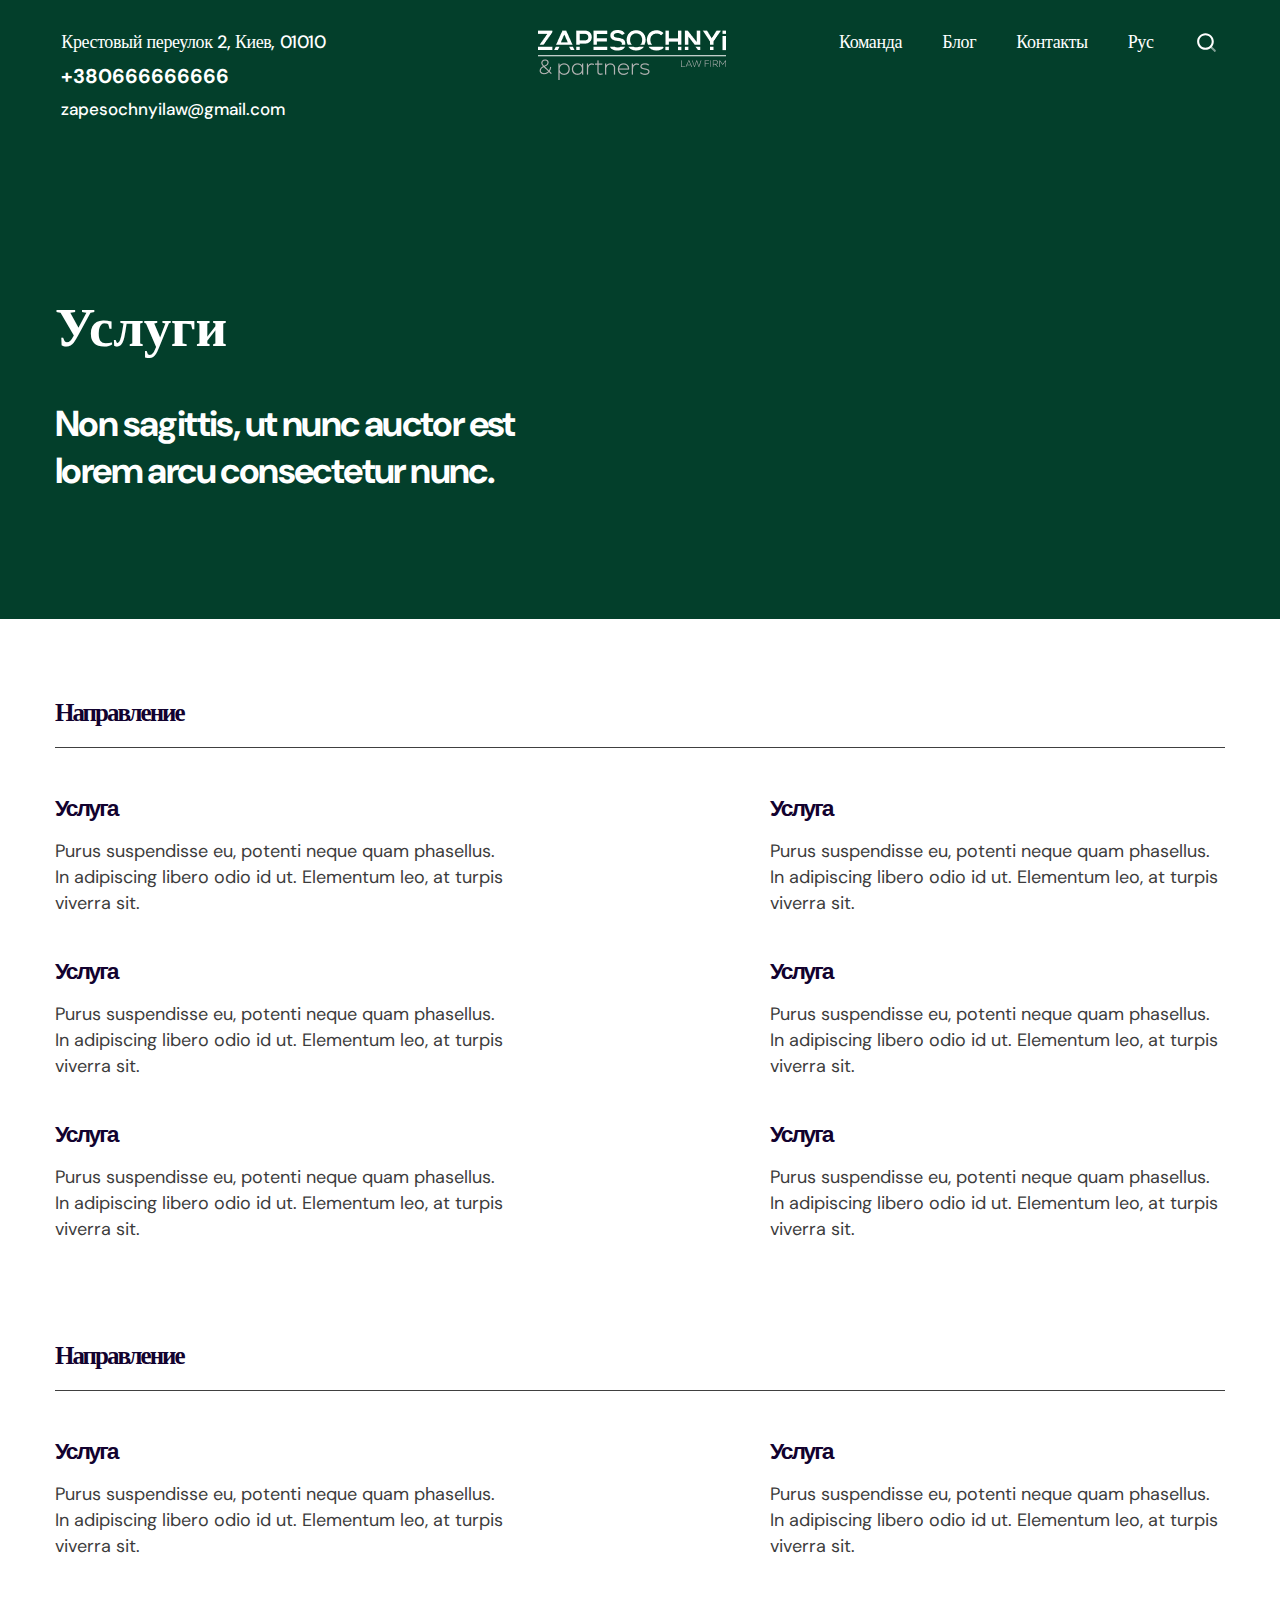
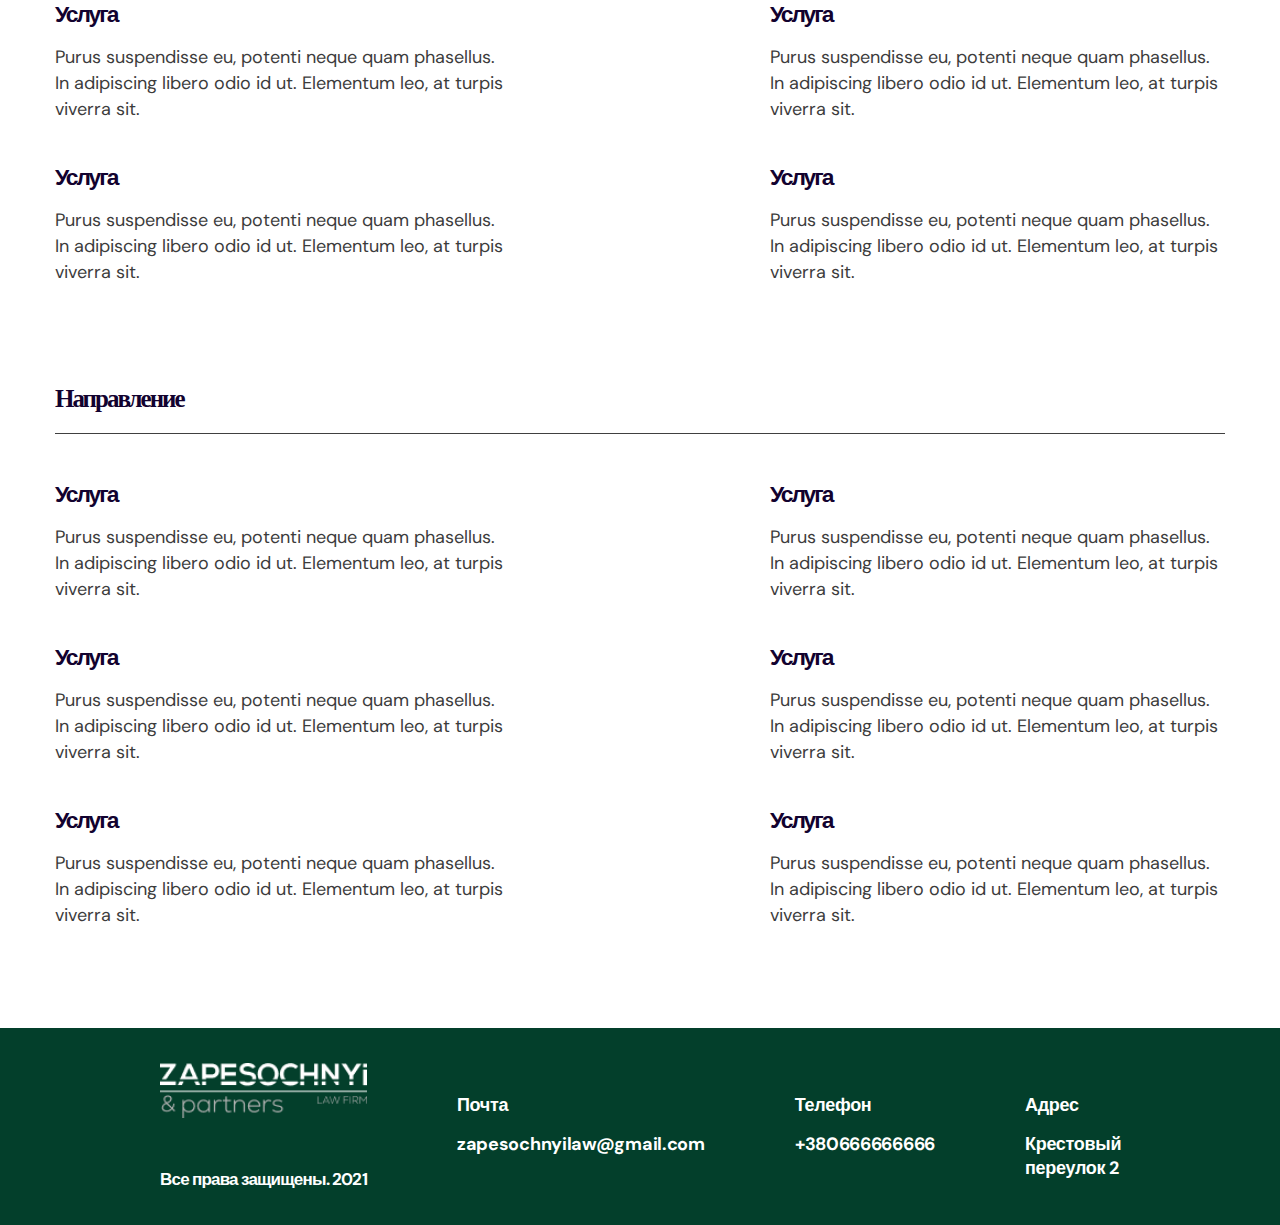
<file: page6.html>
<!DOCTYPE html>
<html lang="en">
  <head>
    <meta charset="UTF-8" />
    <meta http-equiv="X-UA-Compatible" content="IE=edge" />
    <meta name="viewport" content="width=device-width, initial-scale=1.0" />
    <title>ZAPESOCHNYI | Услуги</title>
    <link rel="stylesheet" href="./style.css"/>
    <link rel="preconnect" href="https://fonts.googleapis.com">
    <link rel="preconnect" href="https://fonts.gstatic.com" crossorigin>
    <link href="https://fonts.googleapis.com/css2?family=DM+Sans:wght@400;500;700&display=swap" rel="stylesheet">
  </head>
  <body>
    <section class="home3">
        <div class="container">
         <header class="header">
          <div class="contacts">
            <p class="header_adres2">Крестовый переулок 2, Киев, 01010</p>
            <a href="tel:+380666666666" class="header_number2 link">+380666666666</a>
            <a href="mail:zapesochnyilaw@gmail.com" class="header_mail2 link">zapesochnyilaw@gmail.com</a>
          </div>
          <a href="/index.html"><img src="/img/Logo (1).png" class="logo"></a>
           <div class="header_list">
             <a href="/page5.html" class="list_object2 link">Команда</a>
             <a href="#" class="list_object2 link">Блог</p>
             <a href="/page2.html" class="list_object2 link">Контакты</a>
             <a href="#" class="list_object2 link">Рус</a>
             <a href="/page8.html"><img src="/img/Search.svg" class="search_vector"></a>
           </div>
         </header>
         <div class="home_content2">
            <h1 class="home_title">Услуги</h1>
            <h3 class="home_contactssubtitle">Non sagittis, ut nunc auctor est lorem arcu consectetur nunc.</h3>
         </div>
        </div>
    </section>
    <section class="all_services">
        <div class="container">
            <div class="direction">
                <h3 class="service_title">
                    Направление
                  </h3>
                  <img src="/img/Line 40.png" class="line">
                <div class="all_services_blocks">
                  <div class="all_services_block">
                    <div class="all_services_textblock">
                        <a href="/page7.html" class="all_services_title link"><h6>
                            Услуга
                           </h6></a>
                        <p class="all_services_subtitle">
                            Purus suspendisse eu, potenti neque quam phasellus. In adipiscing libero odio id ut. Elementum leo, at turpis viverra sit.
                        </p>
                    </div>
                    <div class="all_services_textblock">
                        <a href="/page7.html" class="all_services_title link"><h6>
                            Услуга
                           </h6></a>
                        <p class="all_services_subtitle">
                            Purus suspendisse eu, potenti neque quam phasellus. In adipiscing libero odio id ut. Elementum leo, at turpis viverra sit.
                        </p>
                    </div>
                    <div class="all_services_textblock">
                        <a href="/page7.html" class="all_services_title link"><h6>
                            Услуга
                           </h6></a>
                        <p class="all_services_subtitle">
                            Purus suspendisse eu, potenti neque quam phasellus. In adipiscing libero odio id ut. Elementum leo, at turpis viverra sit.
                        </p>
                    </div>
                  </div>
                  <div class="all_services_block">
                    <div class="all_services_textblock">
                        <a href="/page7.html" class="all_services_title link"><h6>
                            Услуга
                           </h6></a>
                        <p class="all_services_subtitle">
                            Purus suspendisse eu, potenti neque quam phasellus. In adipiscing libero odio id ut. Elementum leo, at turpis viverra sit.
                        </p>
                    </div>
                    <div class="all_services_textblock">
                        <a href="/page7.html" class="all_services_title link"><h6>
                            Услуга
                           </h6></a>
                        <p class="all_services_subtitle">
                            Purus suspendisse eu, potenti neque quam phasellus. In adipiscing libero odio id ut. Elementum leo, at turpis viverra sit.
                        </p>
                    </div>
                    <div class="all_services_textblock">
                        <a href="/page7.html" class="all_services_title link"><h6>
                            Услуга
                           </h6></a>
                        <p class="all_services_subtitle">
                            Purus suspendisse eu, potenti neque quam phasellus. In adipiscing libero odio id ut. Elementum leo, at turpis viverra sit.
                        </p>
                    </div>
                  </div>
                </div>
            </div>
            <div class="direction">
                <h3 class="service_title">
                    Направление
                  </h3>
                  <img src="/img/Line 40.png" class="line">
                <div class="all_services_blocks">
                  <div class="all_services_block">
                    <div class="all_services_textblock">
                        <a href="/page7.html" class="all_services_title link"><h6>
                            Услуга
                           </h6></a>
                        <p class="all_services_subtitle">
                            Purus suspendisse eu, potenti neque quam phasellus. In adipiscing libero odio id ut. Elementum leo, at turpis viverra sit.
                        </p>
                    </div>
                    <div class="all_services_textblock">
                        <a href="/page7.html" class="all_services_title link"><h6>
                            Услуга
                           </h6></a>
                        <p class="all_services_subtitle">
                            Purus suspendisse eu, potenti neque quam phasellus. In adipiscing libero odio id ut. Elementum leo, at turpis viverra sit.
                        </p>
                    </div>
                    <div class="all_services_textblock">
                        <a href="/page7.html" class="all_services_title link"><h6>
                            Услуга
                           </h6></a>
                        <p class="all_services_subtitle">
                            Purus suspendisse eu, potenti neque quam phasellus. In adipiscing libero odio id ut. Elementum leo, at turpis viverra sit.
                        </p>
                    </div>
                  </div>
                  <div class="all_services_block">
                    <div class="all_services_textblock">
                        <a href="/page7.html" class="all_services_title link"><h6>
                            Услуга
                           </h6></a>
                        <p class="all_services_subtitle">
                            Purus suspendisse eu, potenti neque quam phasellus. In adipiscing libero odio id ut. Elementum leo, at turpis viverra sit.
                        </p>
                    </div>
                    <div class="all_services_textblock">
                        <a href="/page7.html" class="all_services_title link"><h6>
                            Услуга
                           </h6></a>
                        <p class="all_services_subtitle">
                            Purus suspendisse eu, potenti neque quam phasellus. In adipiscing libero odio id ut. Elementum leo, at turpis viverra sit.
                        </p>
                    </div>
                    <div class="all_services_textblock">
                        <a href="/page7.html" class="all_services_title link"><h6>
                            Услуга
                           </h6></a>
                        <p class="all_services_subtitle">
                            Purus suspendisse eu, potenti neque quam phasellus. In adipiscing libero odio id ut. Elementum leo, at turpis viverra sit.
                        </p>
                    </div>
                  </div>
                </div>

            </div>
            <div class="direction">
                <h3 class="service_title">
                    Направление
                  </h3>
                  <img src="/img/Line 40.png" class="line">
                <div class="all_services_blocks">
                  <div class="all_services_block">
                    <div class="all_services_textblock">
                        <a href="/page7.html" class="all_services_title link"><h6>
                            Услуга
                           </h6></a>
                        <p class="all_services_subtitle">
                            Purus suspendisse eu, potenti neque quam phasellus. In adipiscing libero odio id ut. Elementum leo, at turpis viverra sit.
                        </p>
                    </div>
                    <div class="all_services_textblock">
                        <a href="/page7.html" class="all_services_title link"><h6>
                            Услуга
                           </h6></a>
                        <p class="all_services_subtitle">
                            Purus suspendisse eu, potenti neque quam phasellus. In adipiscing libero odio id ut. Elementum leo, at turpis viverra sit.
                        </p>
                    </div>
                    <div class="all_services_textblock">
                        <a href="/page7.html" class="all_services_title link"><h6>
                            Услуга
                           </h6></a>
                        <p class="all_services_subtitle">
                            Purus suspendisse eu, potenti neque quam phasellus. In adipiscing libero odio id ut. Elementum leo, at turpis viverra sit.
                        </p>
                    </div>
                  </div>
                  <div class="all_services_block">
                    <div class="all_services_textblock">
                        <a href="/page7.html" class="all_services_title link"><h6>
                            Услуга
                           </h6></a>
                        <p class="all_services_subtitle">
                            Purus suspendisse eu, potenti neque quam phasellus. In adipiscing libero odio id ut. Elementum leo, at turpis viverra sit.
                        </p>
                    </div>
                    <div class="all_services_textblock">
                        <a href="/page7.html" class="all_services_title link"><h6>
                            Услуга
                           </h6></a>
                        <p class="all_services_subtitle">
                            Purus suspendisse eu, potenti neque quam phasellus. In adipiscing libero odio id ut. Elementum leo, at turpis viverra sit.
                        </p>
                    </div>
                    <div class="all_services_textblock">
                        <a href="/page7.html" class="all_services_title link"><h6>
                            Услуга
                           </h6></a>
                        <p class="all_services_subtitle">
                            Purus suspendisse eu, potenti neque quam phasellus. In adipiscing libero odio id ut. Elementum leo, at turpis viverra sit.
                        </p>
                    </div>
                  </div>
                </div>

            </div>
        </div>
    </section>
    <footer class="footer">
        <div class="footer_block">
          <img src="/img/Logo (1).png" class="footer_logo">
          <p class="footer_copyrigt">Все права защищены. 2021</p>
        </div>
        <div class="footer_infoblock">
          <p class="footer_infosub">Почта</p>
          <a class="footer_infosub link" href="mailto:zapesochnyilaw@gmail.com">zapesochnyilaw@gmail.com</a>
        </div>
        <div class="footer_infoblock">
          <p class="footer_infosub">Телефон</p>
          <a class="footer_infosub link" href="tel:+380666666666">+380666666666</a>
        </div>
        <div class="footer_infoblock">
          <p class="footer_infosub">Адрес</p>
          <p class="footer_infoadress">Крестовый
            переулок 2</p>
        </div>
       </footer>
  </body>
</html>
</file>
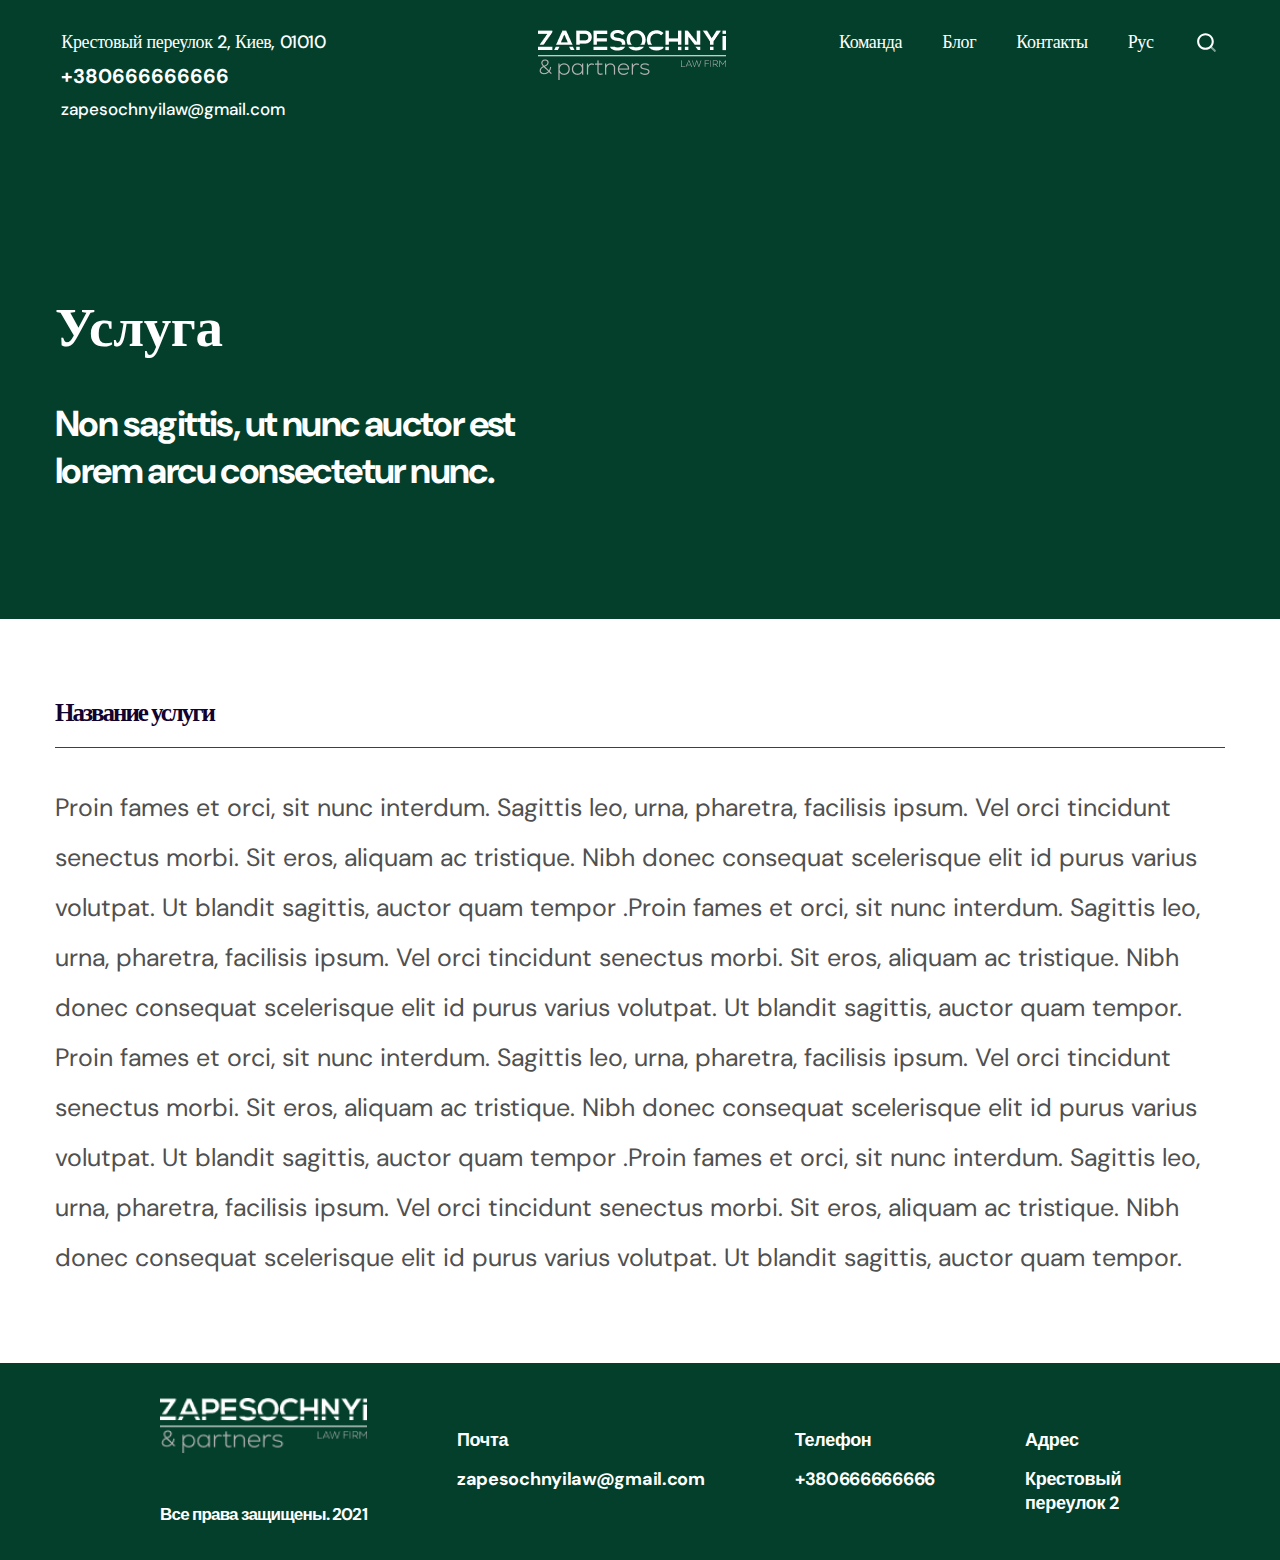
<file: page7.html>
<!DOCTYPE html>
<html lang="en">
  <head>
    <meta charset="UTF-8" />
    <meta http-equiv="X-UA-Compatible" content="IE=edge" />
    <meta name="viewport" content="width=device-width, initial-scale=1.0" />
    <title>ZAPESOCHNYI | Услуга</title>
    <link rel="stylesheet" href="./style.css"/>
    <link rel="preconnect" href="https://fonts.googleapis.com">
    <link rel="preconnect" href="https://fonts.gstatic.com" crossorigin>
    <link href="https://fonts.googleapis.com/css2?family=DM+Sans:wght@400;500;700&display=swap" rel="stylesheet">
  </head>
  <body>
    <section class="home3">
        <div class="container">
         <header class="header">
          <div class="contacts">
            <p class="header_adres2">Крестовый переулок 2, Киев, 01010</p>
            <a href="tel:+380666666666" class="header_number2 link">+380666666666</a>
            <a href="mail:zapesochnyilaw@gmail.com" class="header_mail2 link">zapesochnyilaw@gmail.com</a>
          </div>
          <a href="/index.html"><img src="/img/Logo (1).png" class="logo"></a>
           <div class="header_list">
             <a href="/page5.html" class="list_object2 link">Команда</a>
             <a href="#" class="list_object2 link">Блог</p>
             <a href="/page2.html" class="list_object2 link">Контакты</a>
             <a href="#" class="list_object2 link">Рус</a>
             <a href="/page8.html"><img src="/img/Search.svg" class="search_vector"></a>
           </div>
         </header>
         <div class="home_content2">
            <h1 class="home_title">Услуга</h1>
            <h3 class="home_contactssubtitle">Non sagittis, ut nunc auctor est lorem arcu consectetur nunc.</h3>
         </div>
        </div>
    </section>
    <section class="target_service">
        <div class="container">
            <h3 class="service_title">
                Название услуги
              </h3>
              <img src="/img/Line 40.png" class="line">
           <p class="target_servicetext">
            Proin fames et orci, sit nunc interdum. Sagittis leo, urna, pharetra, facilisis ipsum. Vel orci tincidunt senectus morbi. Sit eros, aliquam ac tristique. 
            Nibh donec consequat scelerisque elit id purus varius volutpat. Ut blandit sagittis, auctor quam tempor .Proin fames et orci, sit nunc interdum.
             Sagittis leo, urna, pharetra, facilisis ipsum. Vel orci tincidunt senectus morbi. Sit eros, aliquam ac tristique. 
            Nibh donec consequat scelerisque elit id purus varius volutpat. Ut blandit sagittis, auctor quam tempor.
            Proin fames et orci, sit nunc interdum. Sagittis leo, urna, pharetra, facilisis ipsum. Vel orci tincidunt senectus morbi. Sit eros, aliquam ac tristique. 
            Nibh donec consequat scelerisque elit id purus varius volutpat. Ut blandit sagittis, auctor quam tempor .Proin fames et orci, sit nunc interdum. Sagittis leo, urna, pharetra, 
            facilisis ipsum. Vel orci tincidunt senectus morbi. Sit eros, aliquam ac tristique. Nibh donec consequat scelerisque elit id purus varius volutpat. Ut blandit sagittis, auctor quam tempor.
           </p>
        </div>
    </section>
    <footer class="footer">
        <div class="footer_block">
          <img src="/img/Logo (1).png" class="footer_logo">
          <p class="footer_copyrigt">Все права защищены. 2021</p>
        </div>
        <div class="footer_infoblock">
          <p class="footer_infosub">Почта</p>
          <a class="footer_infosub link" href="mailto:zapesochnyilaw@gmail.com">zapesochnyilaw@gmail.com</a>
        </div>
        <div class="footer_infoblock">
          <p class="footer_infosub">Телефон</p>
          <a class="footer_infosub link" href="tel:+380666666666">+380666666666</a>
        </div>
        <div class="footer_infoblock">
          <p class="footer_infosub">Адрес</p>
          <p class="footer_infoadress">Крестовый
            переулок 2</p>
        </div>
       </footer>
  </body>
</html>
</file>
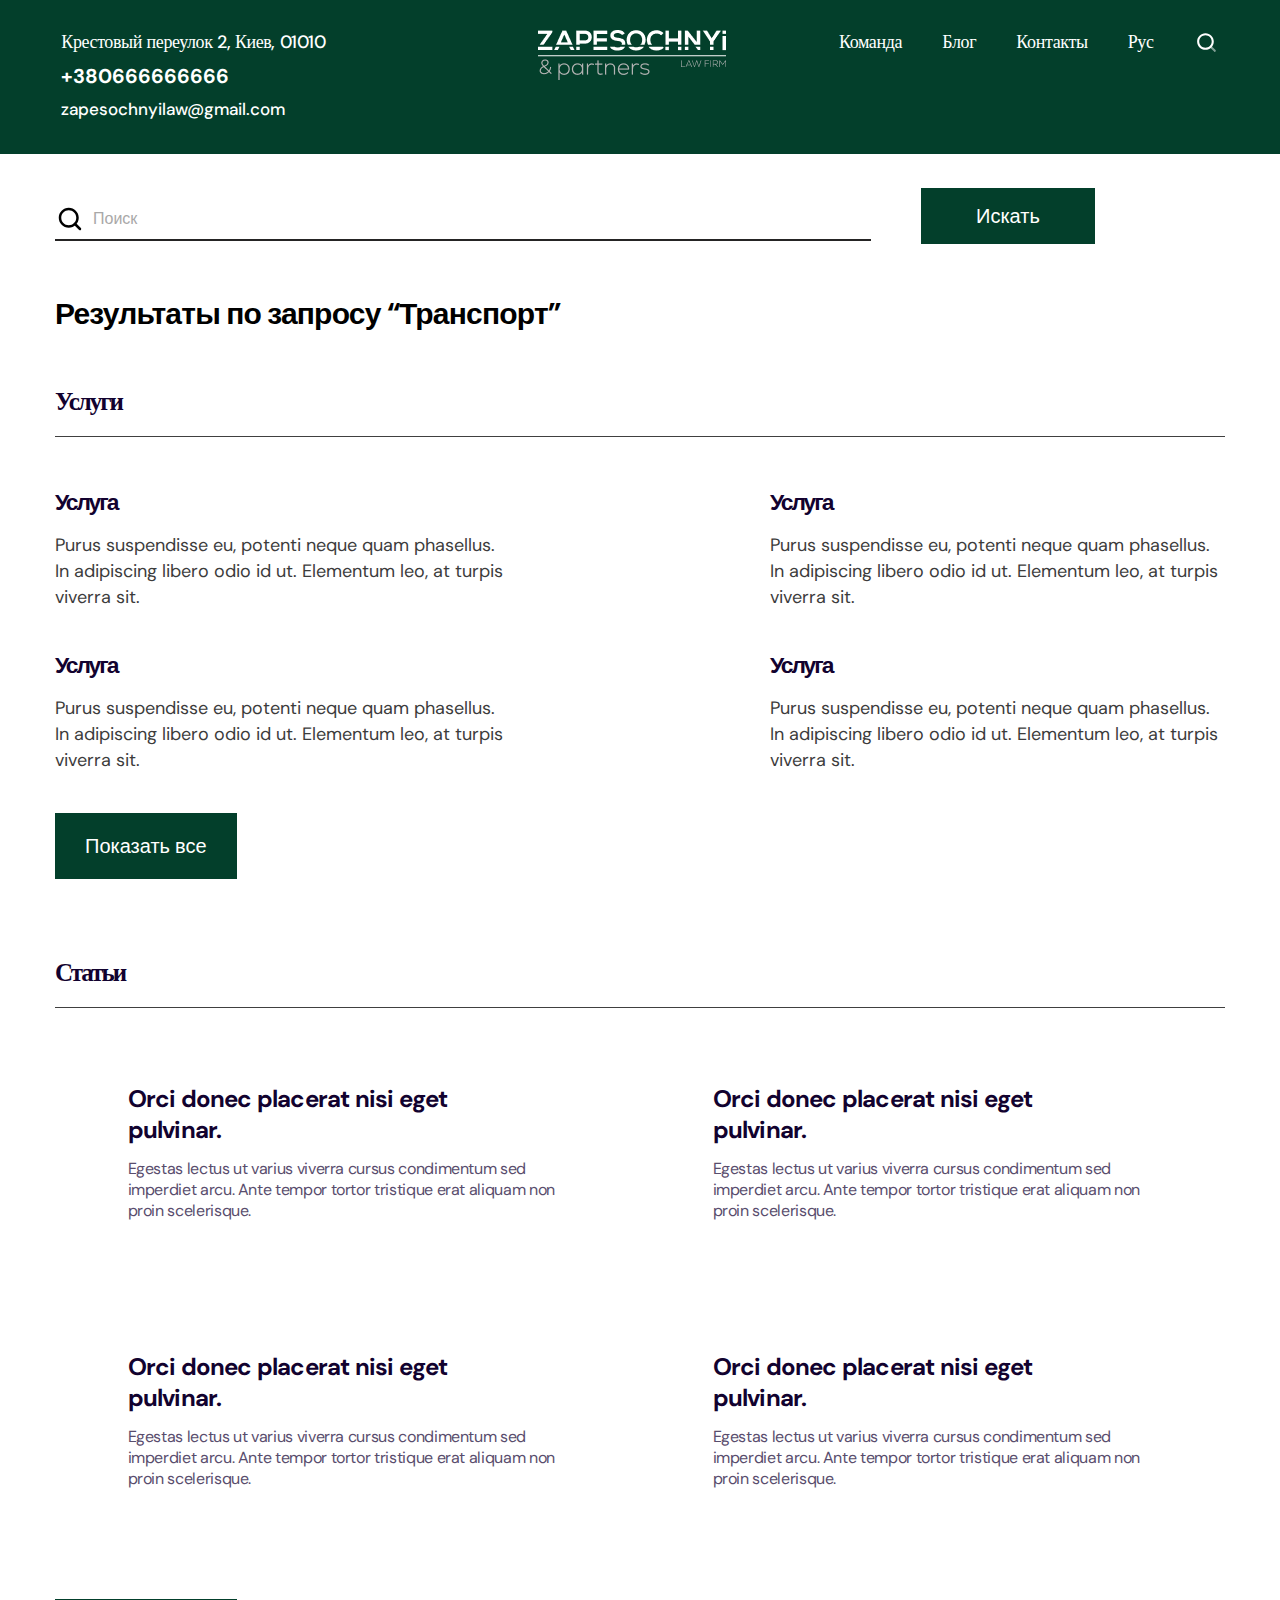
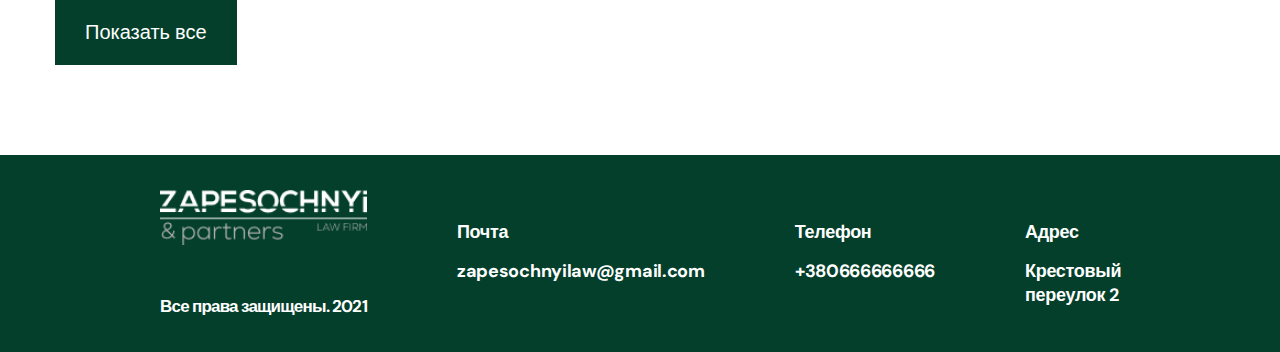
<file: page8.html>
<!DOCTYPE html>
<html lang="en">
  <head>
    <meta charset="UTF-8" />
    <meta http-equiv="X-UA-Compatible" content="IE=edge" />
    <meta name="viewport" content="width=device-width, initial-scale=1.0" />
    <title>ZAPESOCHNYI | Поиск
    </title>
    <link rel="stylesheet" href="./style.css"/>
    <link rel="preconnect" href="https://fonts.googleapis.com">
    <link rel="preconnect" href="https://fonts.gstatic.com" crossorigin>
    <link href="https://fonts.googleapis.com/css2?family=DM+Sans:wght@400;500;700&display=swap" rel="stylesheet">
  </head>
  <body>
    <section class="home4">
        <div class="container">
         <header class="header">
          <div class="contacts">
            <p class="header_adres2">Крестовый переулок 2, Киев, 01010</p>
            <a href="tel:+380666666666" class="header_number2 link">+380666666666</a>
            <a href="mail:zapesochnyilaw@gmail.com" class="header_mail2 link">zapesochnyilaw@gmail.com</a>
          </div>
          <a href="/index.html"><img src="/img/Logo (1).png" class="logo"></a>
           <div class="header_list">
             <a href="/page5.html" class="list_object2 link">Команда</a>
             <a href="#" class="list_object2 link">Блог</p>
             <a href="/page2.html" class="list_object2 link">Контакты</a>
             <a href="#" class="list_object2 link">Рус</a>
             <a href="/page8.html"><img src="/img/Search.svg" class="search_vector"></a>
           </div>
         </header>
        </div>
    </section>
    <section class="search">
      <div class="container">
        <div class="searcnig_field">
            <div class="searching">
                <div class="search_blank">
                 <img src="/img/Search2.svg" class="search_img2">
                 <p class="searching_text">Поиск</p>
                </div>
                <line class="searching_line"></line>
            </div>
            <a class="searching_btn link" href="#">Искать</a>
        </div>   
        <h3 class="searching_result">
            Результаты по запросу “Транспорт”
        </h3>    
        <h3 class="service_title">
            Услуги
          </h3>
          <img src="/img/Line 40.png" class="line">
         <div class="searching_services">
        <div class="seaching_service_block">
          <div class="all_services_textblock">
            <a href="/page7.html" class="all_services_title link"><h6>
                Услуга
               </h6></a>
            <p class="all_services_subtitle">
                Purus suspendisse eu, potenti neque quam phasellus. In adipiscing libero odio id ut. Elementum leo, at turpis viverra sit.
            </p>
        </div>
        <div class="all_services_textblock">
            <a href="/page7.html" class="all_services_title link"><h6>
                Услуга
               </h6></a>
            <p class="all_services_subtitle">
                Purus suspendisse eu, potenti neque quam phasellus. In adipiscing libero odio id ut. Elementum leo, at turpis viverra sit.
            </p>
        </div>
        </div>
        <div class="seaching_service_block">
            <div class="all_services_textblock">
                <a href="/page7.html" class="all_services_title link"><h6>
                    Услуга
                   </h6></a>
                <p class="all_services_subtitle">
                    Purus suspendisse eu, potenti neque quam phasellus. In adipiscing libero odio id ut. Elementum leo, at turpis viverra sit.
                </p>
            </div>
            <div class="all_services_textblock">
                <a href="/page7.html" class="all_services_title link"><h6>
                    Услуга
                   </h6></a>
                <p class="all_services_subtitle">
                    Purus suspendisse eu, potenti neque quam phasellus. In adipiscing libero odio id ut. Elementum leo, at turpis viverra sit.
                </p>
            </div>  
        </div>
         </div>
         <a class="view_button link" href="#">Показать все</a>
      </div>
    </section>
    <section class="searching_articles">
      <div class="container">
        <h3 class="service_title">
            Статьи
          </h3>
          <img src="/img/Line 40.png" class="line">
        <div>
          <div class="articles_blocks">
              <div class="article_block">
                  <div class="article_textblock">
                    <a href="/page4.html" class="article_lettertitle link">
                      Orci donec placerat nisi eget pulvinar.
                     </a>
                      <p class="article_lettersubtitle">
                       Egestas lectus ut varius viverra cursus condimentum sed imperdiet arcu. Ante tempor tortor tristique erat aliquam non proin scelerisque.
                      </p>
                  </div>
                  <div class="article_textblock">
                    <a href="/page4.html" class="article_lettertitle link">
                      Orci donec placerat nisi eget pulvinar.
                     </a>
                      <p class="article_lettersubtitle">
                       Egestas lectus ut varius viverra cursus condimentum sed imperdiet arcu. Ante tempor tortor tristique erat aliquam non proin scelerisque.
                      </p>
                  </div>
              </div>
              <div class="article_block">
                  <div class="article_textblock">
                    <a href="/page4.html" class="article_lettertitle link">
                      Orci donec placerat nisi eget pulvinar.
                     </a>
                      <p class="article_lettersubtitle">
                       Egestas lectus ut varius viverra cursus condimentum sed imperdiet arcu. Ante tempor tortor tristique erat aliquam non proin scelerisque.
                      </p>
                  </div>
                  <div class="article_textblock">
                    <a href="/page4.html" class="article_lettertitle link">
                      Orci donec placerat nisi eget pulvinar.
                     </a>
                      <p class="article_lettersubtitle">
                       Egestas lectus ut varius viverra cursus condimentum sed imperdiet arcu. Ante tempor tortor tristique erat aliquam non proin scelerisque.
                      </p>
                  </div>
              </div>
          </div>
        </div>   
        <a class="view_button link" href="#">Показать все</a>
      </div>
    </section>
    <footer class="footer">
        <div class="footer_block">
          <img src="/img/Logo (1).png" class="footer_logo">
          <p class="footer_copyrigt">Все права защищены. 2021</p>
        </div>
        <div class="footer_infoblock">
          <p class="footer_infosub">Почта</p>
          <a class="footer_infosub link" href="mailto:zapesochnyilaw@gmail.com">zapesochnyilaw@gmail.com</a>
        </div>
        <div class="footer_infoblock">
          <p class="footer_infosub">Телефон</p>
          <a class="footer_infosub link" href="tel:+380666666666">+380666666666</a>
        </div>
        <div class="footer_infoblock">
          <p class="footer_infosub">Адрес</p>
          <p class="footer_infoadress">Крестовый
            переулок 2</p>
        </div>
       </footer>
</file>
<file: style.css>
html,
body,
p,
h3,
h4,
h6,
ul {
  margin: 0;
  padding: 0;
}
body {
  font-family: "DM Sans", sans-serif;
}
.container {
  max-width: 1170px;
  margin: 0 auto;
}
.header {
  display: flex;
  justify-content: space-around;
  padding: 30px 0px;
}
.contacts {
  display: flex;
  flex-direction: column;
  margin-right: 200px;
}
.home {
  height: 100vh;
  background: url(/img/base.png);
  background-position: center;
  background-size: cover;
  background-repeat: no-repeat;
  margin-bottom: 80px;
}
.link {
  text-decoration: none;
}
.header_adres {
  font-family: "DM Sans";
  font-style: normal;
  font-weight: 500;
  font-size: 18px;
  letter-spacing: -0.4px;
  color: #ffffff;
  margin-bottom: 9px;
}
.header_adres:hover {
  color: #033f2b;
  transition: 0.3s;
  cursor: pointer;
}
.header_number {
  font-family: "DM Sans";
  font-style: normal;
  font-weight: 700;
  font-size: 20px;
  color: #ffffff;
  margin-bottom: 5px;
}
.header_mail {
  font-family: "DM Sans";
  font-style: normal;
  font-weight: 500;
  font-size: 17px;
  line-height: 30px;
  color: #ffffff;
}
.header_number:hover {
  color: #033f2b;
  transition: 0.3s;
}
.header_mail:hover {
  color: #033f2b;
  transition: 0.3s;
}
.logo {
  height: 50px;
  margin-right: 100px;
}
.header_list {
  display: flex;
  justify-content: space-between;
}
.list_object {
  font-family: "DM Sans";
  font-style: normal;
  font-weight: 400;
  font-size: 18px;
  letter-spacing: -0.355556px;
  color: #ffffff;
  margin-right: 40px;
}
.list_object:hover {
  color: #033f2b;
  transition: 0.3s;
}
.search_vector {
  width: 25px;
}
.search_vector:hover {
  cursor: pointer;
}
.home_content {
  padding: 200px 0px;
}
.home_title {
  font-family: "DM Sans";
  font-style: normal;
  font-weight: 700;
  font-size: 55px;
  letter-spacing: -0.355556px;
  color: #ffffff;
}
.home_subtitle {
  font-family: "DM Sans";
  font-style: normal;
  font-weight: 500;
  font-size: 25px;
  letter-spacing: -0.355556px;
  color: #bbbbbb;
  max-width: 500px;
}
.services {
  margin-bottom: 160px;
}
.services_title {
  margin-bottom: 40px;
}
.line {
  width: 1170px;
}
.service_title {
  font-family: "DM Sans";
  font-style: normal;
  font-weight: 700;
  font-size: 25px;
  line-height: 28px;
  letter-spacing: -2px;
  color: #12022f;
  margin-bottom: 5px;
}
.service_content {
  display: flex;
  justify-content: space-between;
}
.blocks {
  max-width: 500px;
}
.block {
  display: flex;
  justify-content: space-between;
  border: 1.5px solid #000000;
  padding: 40px 40px;
  box-sizing: border-box;
  align-items: center;
  margin-bottom: 30px;
}
.block_text {
  display: flex;
  flex-direction: column;
  margin-right: 180px;
}
.block_title {
  font-family: "DM Sans";
  font-style: normal;
  font-weight: 700;
  font-size: 25px;
  line-height: 30px;
  color: #1d263a;
  margin-bottom: 13px;
}
.block_subtitle {
  font-family: "DM Sans";
  font-style: normal;
  font-weight: 700;
  font-size: 17px;
  color: #1d263a;
  opacity: 0.7;
}
.infoblock {
  display: flex;
  justify-content: space-between;
  align-items: center;
  background: #8d5e19;
  padding: 40px;
  margin-bottom: 60px;
}
.infoblock_title {
  font-family: "DM Sans";
  font-style: normal;
  font-weight: 700;
  font-size: 25px;
  color: #ffffff;
  margin-bottom: 20px;
}
.infoblock_subtitle {
  font-family: "DM Sans";
  font-style: normal;
  font-weight: 700;
  font-size: 17px;
  color: #ffffff;
  opacity: 0.7;
  margin-bottom: 35px;
}
.infoblock_list {
  list-style-type: none;
}
.infoblock_listcontent {
  font-family: "DM Sans";
  font-style: normal;
  font-weight: 500;
  font-size: 20px;
  color: #ffffff;
  margin-bottom: 40px;
}
.infoblock_listcontent:hover {
  cursor: pointer;
}
.infobutton {
  background: #033f2b;
  font-family: "DM Sans";
  font-style: normal;
  font-weight: 500;
  font-size: 20px;
  padding: 17px 40px;
  color: #ffffff;
  margin-left: 325px;
  box-sizing: border-box;
}
.infobutton:hover {
  background: #8d5e19;
  transition: 0.3s;
}
.team {
  display: flex;
  flex-direction: column;
  align-items: center;
  margin-bottom: 80px;
}
.team_intro {
  display: flex;
  justify-content: space-between;
  align-items: center;
}
.team_title {
  font-family: "DM Sans";
  font-style: normal;
  font-weight: 700;
  font-size: 48px;
  letter-spacing: -2px;
  color: #12022f;
  max-width: 500px;
}
.team_meet {
  display: flex;
  flex-direction: column;
}
.team_subtitle {
  font-family: "DM Sans";
  font-style: normal;
  font-weight: 400;
  font-size: 18px;
  letter-spacing: -0.4px;
  color: #594d6d;
  max-width: 450px;
  margin-bottom: 40px;
}
.team_button {
  background: #033f2b;
  padding: 20px 10px;
  width: 341px;
  font-family: "DM Sans";
  font-style: normal;
  font-weight: 500;
  font-size: 22px;
  text-align: center;
  color: #ffffff;
  box-sizing: border-box;
}
.team_button:hover {
  background-color: #000000;
  transition: 0.3s;
}

/* TTICLE */
.articles {
  margin-bottom: 120px;
}
.article_content {
  display: flex;
  justify-content: space-between;
}
.article_one {
  display: flex;
  flex-direction: column;
}
.article_two {
  display: flex;
  flex-direction: column;
  margin-top: 70px;
}
.article_title {
  font-family: "DM Sans";
  font-style: normal;
  font-weight: 700;
  font-size: 48px;
  letter-spacing: -2px;
  color: #12022f;
  max-width: 530px;
}
.article_subtitle {
  font-family: "DM Sans";
  font-style: normal;
  font-weight: 400;
  font-size: 18px;
  letter-spacing: -0.4px;
  max-width: 440px;
  color: #594d6d;
  margin-bottom: 50px;
}
.article_mainbutton {
  background: #033f2b;
  font-family: "DM Sans";
  font-style: normal;
  font-size: 20px;
  width: 200px;
  padding: 16px 15px;
  color: #ffffff;
  box-sizing: border-box;
  text-align: center;
}
.article_mainbutton:hover {
  transition: 0.3s;
  background-color: #000000;
}
.article_textblock {
  display: flex;
  flex-direction: column;
  margin-bottom: 130px;
}
.article_lettertitle {
  font-family: "DM Sans";
  font-style: normal;
  font-weight: 700;
  font-size: 24px;
  letter-spacing: -0.8px;
  max-width: 410px;
  color: #12022f;
  margin-bottom: 13px;
  text-decoration: none;
}
.article_lettertitle:hover {
  color: #033f2b;
  transition: 0.3s;
}
.article_lettersubtitle {
  font-style: normal;
  font-weight: 400;
  font-size: 16px;
  letter-spacing: -0.355556px;
  max-width: 440px;
  color: #594d6d;
}
.arrows {
  display: flex;
  justify-content: flex-end;
}
.arrow {
  margin-right: 15px;
}

/* Partners */

.partners {
  margin-bottom: 110px;
}
.partners_title {
  font-family: "DM Sans";
  font-style: normal;
  font-weight: 700;
  font-size: 25px;
  letter-spacing: -2px;
  text-align: center;
  color: #12022f;
  margin-bottom: 70px;
}
.partners_imgblock {
  display: flex;
  justify-content: space-between;
  margin-left: 60px;
}
.partner_img {
  margin-right: -20px;
}

/* Footer */

.footer {
  background: #033f2b;
  display: flex;
  justify-content: space-between;
  padding: 35px 160px;
}
.footer_block {
  display: flex;
  flex-direction: column;
}
.footer_infoblock {
  display: flex;
  flex-direction: column;
  margin-top: 30px;
}
.footer_logo {
  margin-bottom: 50px;
}
.footer_copyrigt {
  font-style: normal;
  font-weight: 700;
  font-size: 17px;
  letter-spacing: -0.8px;
  color: #ffffff;
}
.footer_infosub {
  font-style: normal;
  font-weight: 700;
  font-size: 18px;
  letter-spacing: -0.3px;
  color: #ffffff;
  margin-bottom: 15px;
}
.footer_infoadress {
  font-style: normal;
  font-weight: 700;
  font-size: 18px;
  letter-spacing: -0.3px;
  color: #ffffff;
  margin-bottom: 10px;
  max-width: 95px;
}

/* PAGE 2 */

/* HEADER */

.home2 {
  background-color: #033f2b;
}
.list_object2 {
  font-family: "DM Sans";
  font-style: normal;
  font-weight: 400;
  font-size: 18px;
  letter-spacing: -0.355556px;
  color: #ffffff;
  margin-right: 40px;
}
.list_object2:hover {
  color: #000000;
  transition: 0.3s;
}
.header_number2 {
  font-family: "DM Sans";
  font-style: normal;
  font-weight: 700;
  font-size: 20px;
  color: #ffffff;
  margin-bottom: 5px;
}
.header_number2:hover {
  color: #000000;
  transition: 0.3s;
}
.header_mail2 {
  font-family: "DM Sans";
  font-style: normal;
  font-weight: 500;
  font-size: 17px;
  line-height: 30px;
  color: #ffffff;
}
.header_mail2:hover {
  color: #000000;
  transition: 0.3s;
}
.header_adres2 {
  font-family: "DM Sans";
  font-style: normal;
  font-weight: 500;
  font-size: 18px;
  letter-spacing: -0.4px;
  color: #ffffff;
  margin-bottom: 9px;
}
.header_adres2:hover {
  color: #000000;
  transition: 0.3s;
  cursor: pointer;
}
.home_content2 {
  margin-top: -100px;
  padding: 200px 0px;
}
.home_contactssubtitle {
  font-family: "DM Sans";
  font-style: normal;
  font-weight: 700;
  font-size: 36px;
  letter-spacing: -1.6px;
  color: #ffffff;
  max-width: 500px;
  margin-bottom: -75px;
}

/* CONTACT_FEEDBACK */

.feedback_list {
  display: flex;
  margin-top: 60px;
  margin-bottom: 80px;
}
.feedback_infoblock {
  display: flex;
  flex-direction: column;
  margin-top: 30px;
}
.infosub {
  font-style: normal;
  font-weight: 700;
  font-size: 18px;
  letter-spacing: -0.3px;
  color: #000000;
  margin-bottom: 15px;
  margin-right: 150px;
}
.infoadress {
  font-style: normal;
  font-weight: 700;
  font-size: 18px;
  letter-spacing: -0.3px;
  color: #000000;
  margin-bottom: 10px;
  max-width: 95px;
}
.infomail {
  font-style: normal;
  font-weight: 700;
  font-size: 18px;
  letter-spacing: -0.3px;
  color: #000000;
  margin-bottom: 15px;
  margin-right: 150px;
}
.infotel {
  font-style: normal;
  font-weight: 700;
  font-size: 18px;
  letter-spacing: -0.3px;
  color: #000000;
  margin-bottom: 15px;
  margin-right: 150px;
}
.infomail:hover {
  color: #033f2b;
  transition: 0, 3s;
}
.infotel:hover {
  color: #033f2b;
  transition: 0, 3s;
}
.infoadress:hover {
  color: #033f2b;
  transition: 0, 3s;
  cursor: pointer;
}
.map {
  margin-bottom: 120px;
}

/* PAGE 3 */

.home3 {
  background-color: #033f2b;
  margin-bottom: 80px;
}
.articles_blocks {
  margin-top: 70px;
  display: flex;
  justify-content: space-around;
}

/* PAGE 4 */

.home4 {
  background-color: #033f2b;
  margin-bottom: 40px;
}
.home_content3 {
  display: flex;
  flex-direction: column;
}
.target_article {
  margin-bottom: 70px;
}
.target_articletitle {
  font-style: normal;
  font-weight: 700;
  font-size: 35px;
  letter-spacing: -0.8px;
  color: #000000;
}
.target_articletext {
  font-style: normal;
  font-weight: 400;
  font-size: 25px;
  line-height: 45px;
  color: #505050;
  max-width: 1100px;
  margin-bottom: 20px;
}
.target_articleimg {
  width: 1087px;
  margin-bottom: 25px;
}

/* PAGE 5 */
.teammates {
  margin-bottom: 100px;
}
.teamblock {
  display: grid;
  grid-template-columns: repeat(4, 1fr);
  column-gap: 30px;
  row-gap: 30px;
  margin-top: 40px;
}
.teammate_card {
  display: flex;
  flex-direction: column;
}
.teammate_img {
  margin-bottom: 25px;
}
.teammate_cardtitle {
  font-style: normal;
  font-weight: 700;
  font-size: 22px;
  letter-spacing: -0.4px;
  color: #12022f;
  margin-bottom: 13px;
}
.teammate_cardsubtitle {
  font-style: normal;
  font-weight: 400;
  font-size: 18px;
  letter-spacing: -0.4px;
  color: #594d6d;
  margin-bottom: 13px;
}

/* PAGE 6 */
.direction {
  margin-bottom: 60px;
}
.all_services_blocks {
  display: flex;
  justify-content: space-between;
  margin-top: 40px;
}
.all_services_block {
  display: flex;
  flex-direction: column;
}
.all_services_textblock {
  display: flex;
  flex-direction: column;
  margin-bottom: 40px;
}
.all_services_title {
  font-style: normal;
  font-weight: 700;
  font-size: 34px;
  letter-spacing: -2px;
  color: #12022f;
  margin-bottom: 15px;
}
.all_services_title:hover {
  color: #033f2b;
  transition: 0.3s;
}
.all_services_subtitle {
  font-style: normal;
  font-weight: 400;
  font-size: 18px;
  line-height: 26px;
  color: #3c3c3c;
  max-width: 455px;
}

/* PAGE 7 */

.target_service {
  margin-bottom: 80px;
}
.target_servicetext {
  font-style: normal;
  font-weight: 400;
  font-size: 25px;
  line-height: 50px;
  color: #505050;
  margin-top: 30px;
}

/* PAGE 8 (SEARCHING) */
.searcnig_field {
  display: flex;
  margin-top: 50px;
}
.searching {
  display: flex;
  flex-direction: column;
}
.search_blank {
  display: flex;
}
.searching_text {
  font-style: normal;
  font-weight: 500;
  font-size: 16px;
  color: #a9a8a8;
  margin: 4px 8px;
}
.searching_line {
  margin-top: 5px;
  width: 814px;
  border: 1px solid #252424;
}
.searching_btn {
  background-color: #033f2b;
  padding: 15px 55px;
  font-style: normal;
  font-weight: 500;
  font-size: 20px;
  color: #ffffff;
  box-sizing: border-box;
  margin-left: 50px;
  margin-top: -16px;
}
.searching_btn:hover {
  background-color: #000000;
  transition: 0.3s;
}
.searching_result {
  font-style: normal;
  font-weight: 700;
  font-size: 30px;
  letter-spacing: -0.8px;
  color: #000000;
  margin-top: 50px;
  margin-bottom: 55px;
}
.searching_services {
  margin-top: 45px;
  display: flex;
  justify-content: space-between;
  margin-bottom: 20px;
}
.seaching_service_block {
  display: flex;
  flex-direction: column;
}
.view_button {
  background-color: #033f2b;
  padding: 20px 30px;
  font-style: normal;
  font-weight: 500;
  font-size: 20px;
  box-sizing: border-box;
  color: #ffffff;
}
.view_button:hover {
  background-color: #000000;
  transition: 0.3s;
}
.searching_articles {
  margin-top: 100px;
  margin-bottom: 110px;
}
</file>
